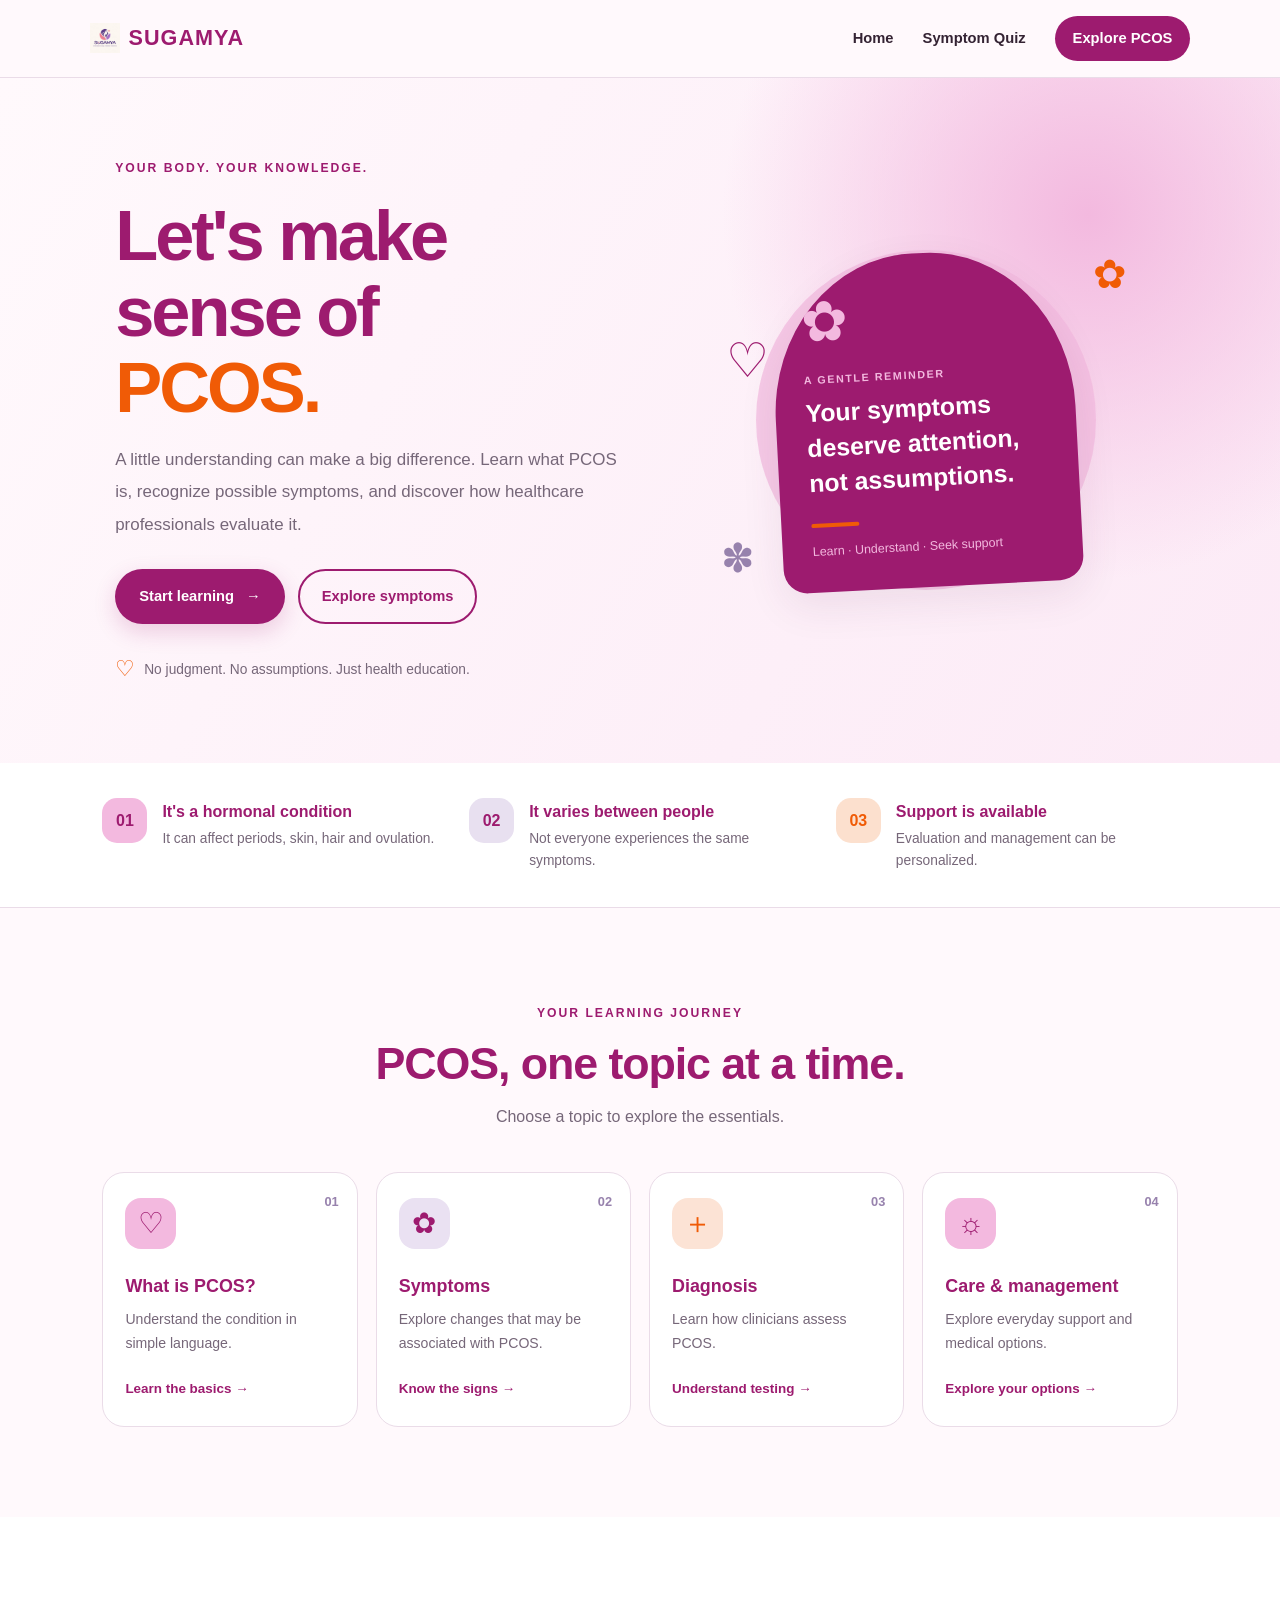
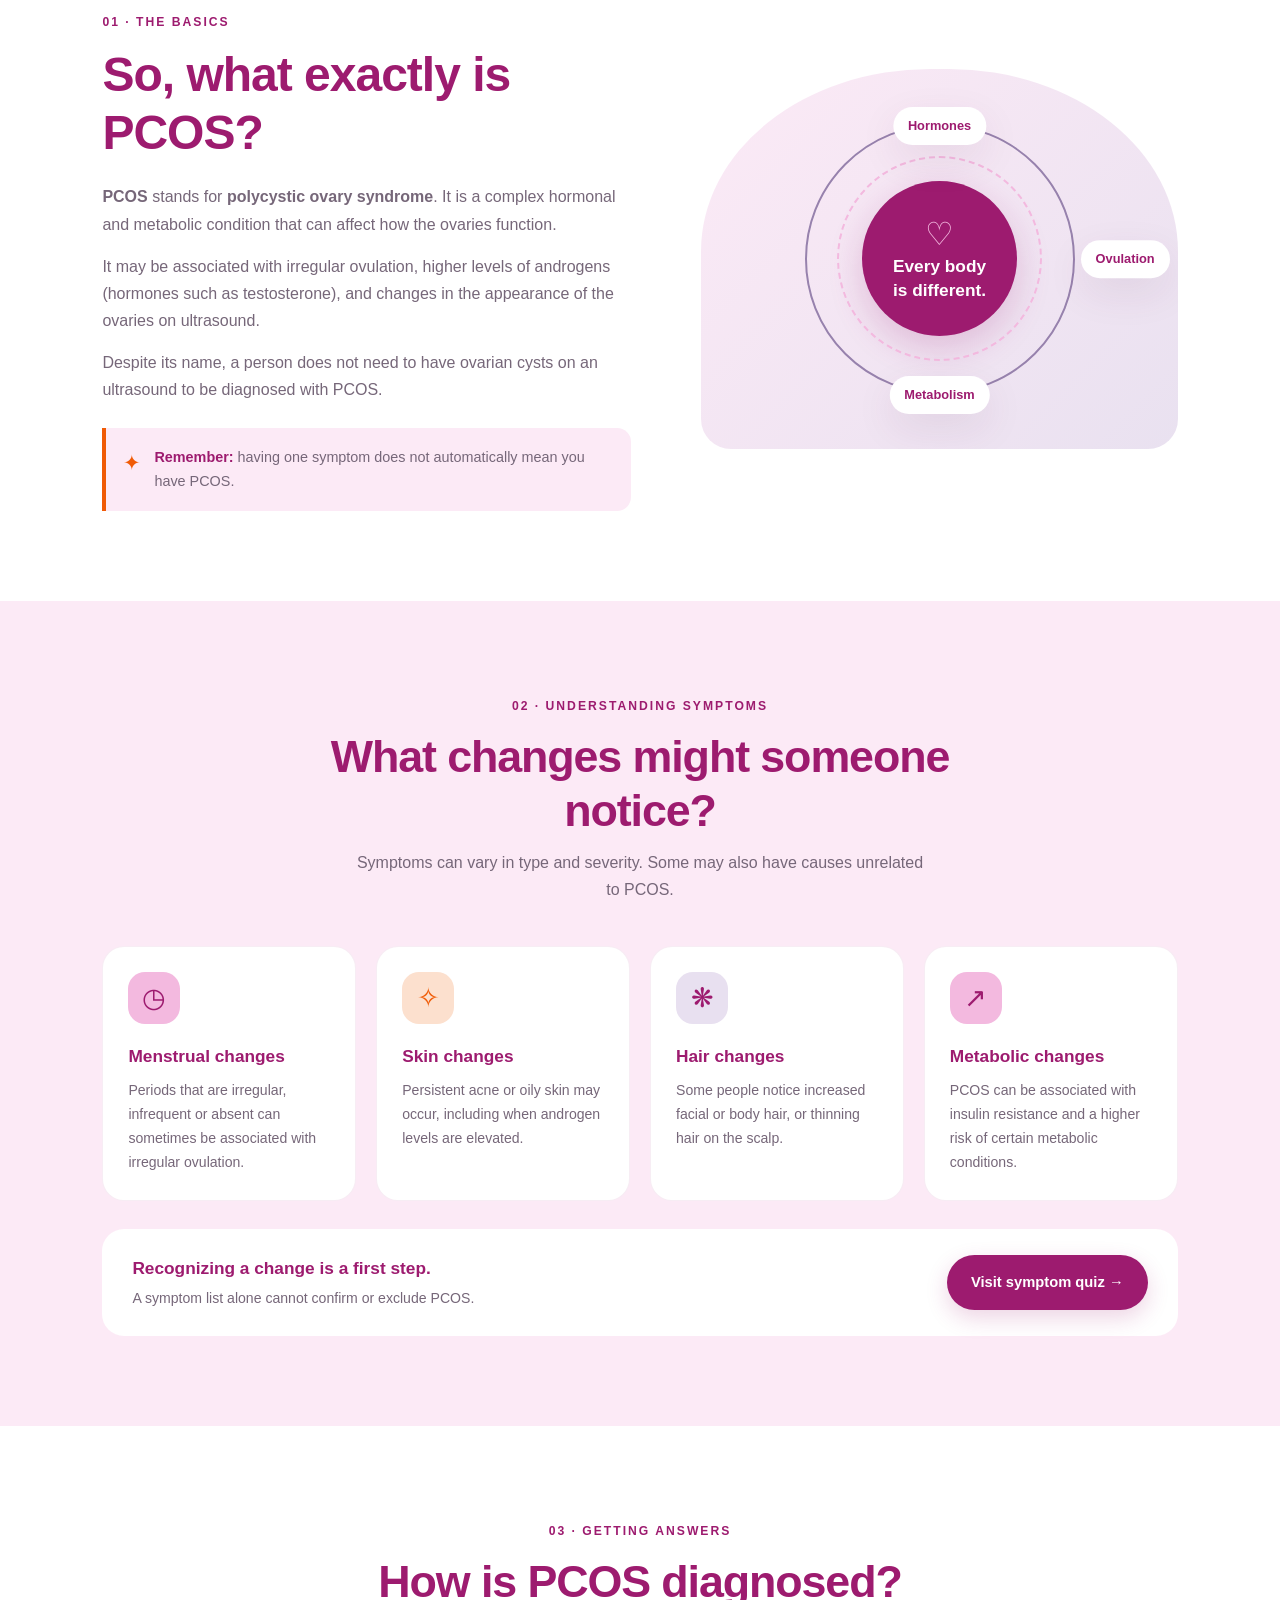
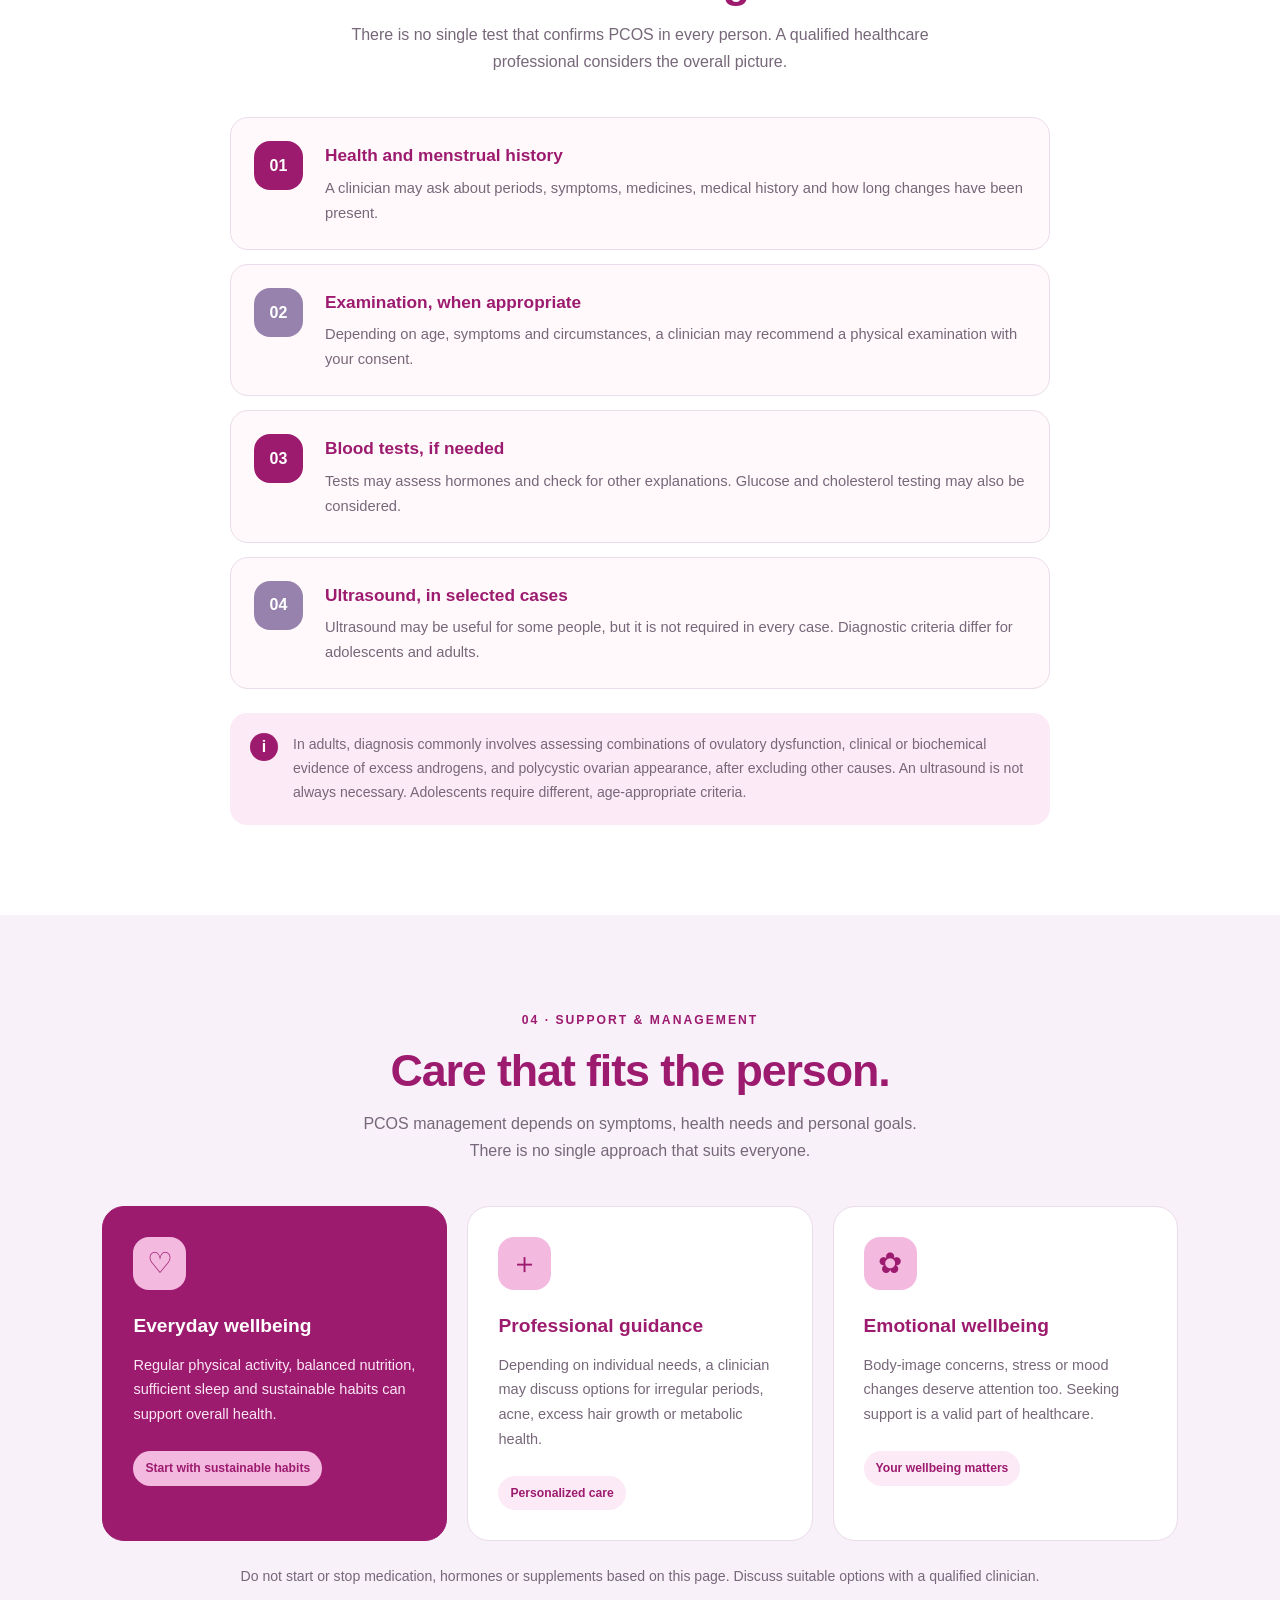
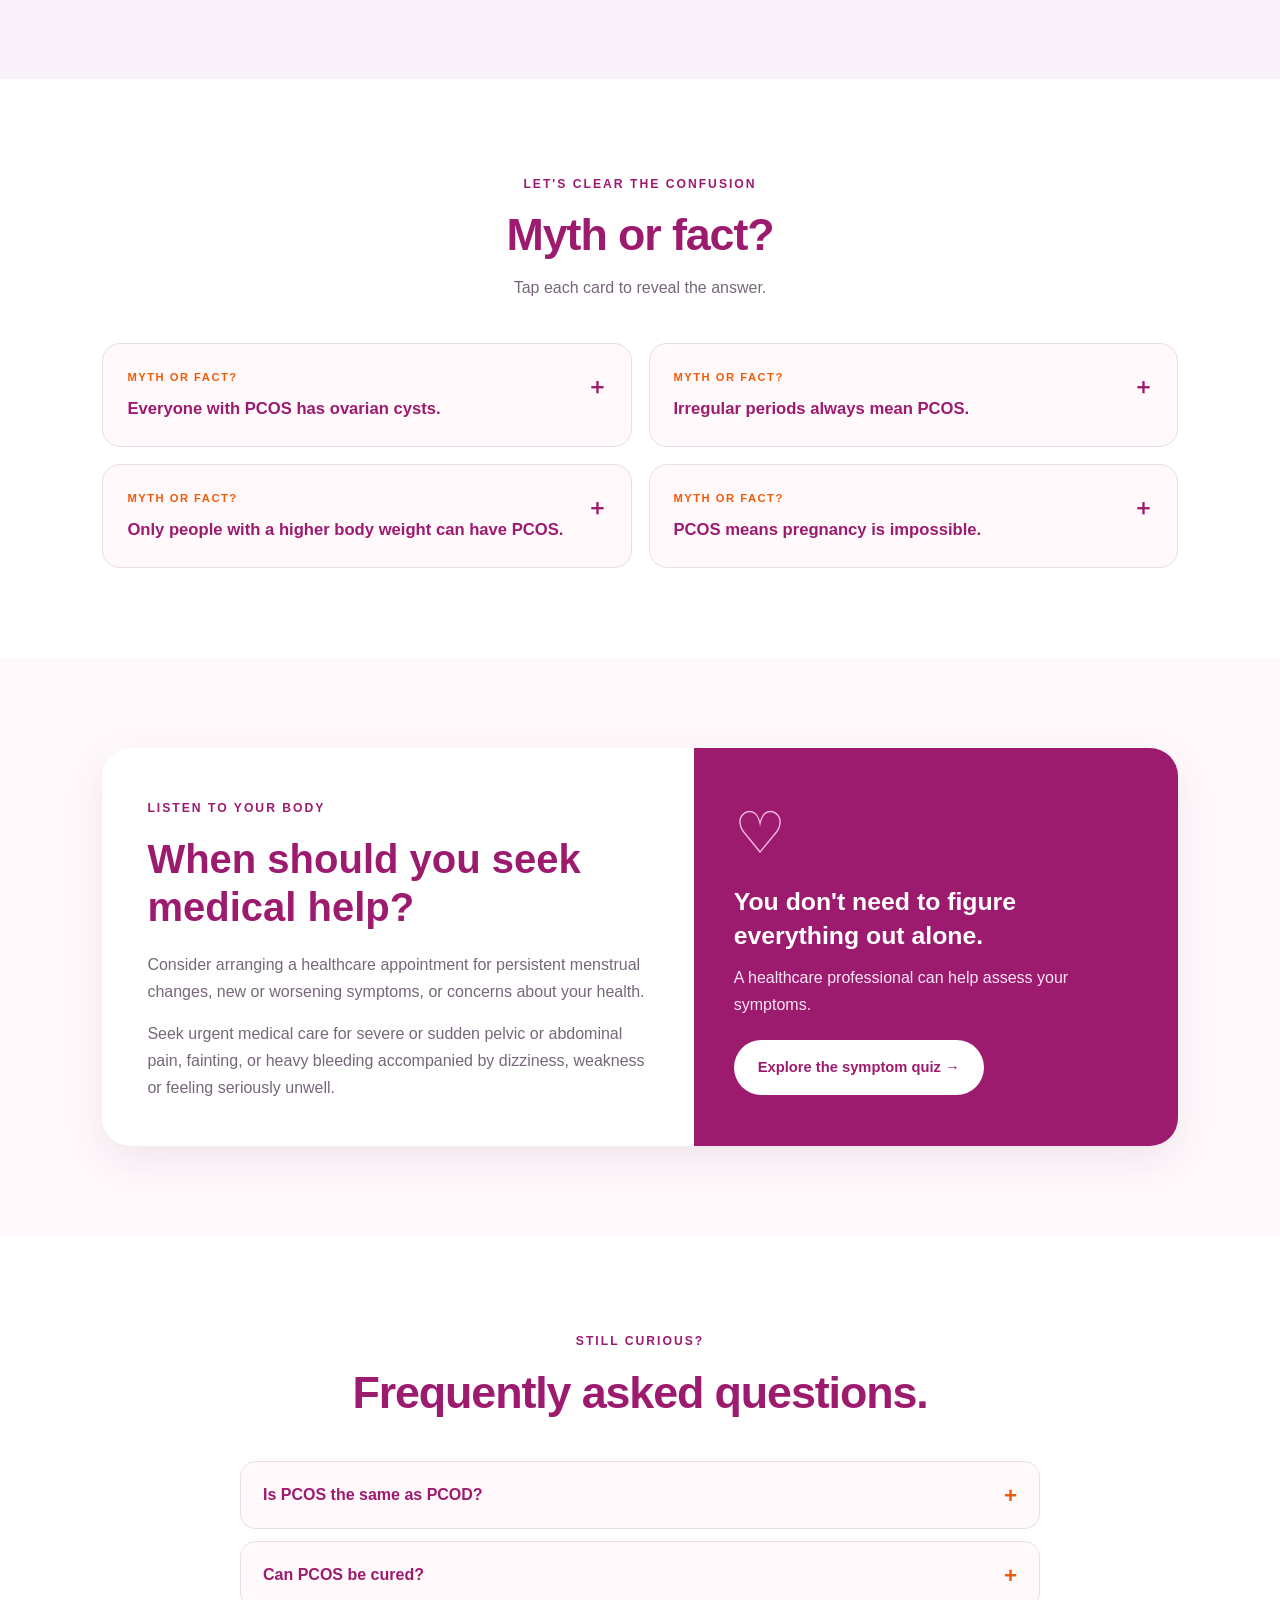
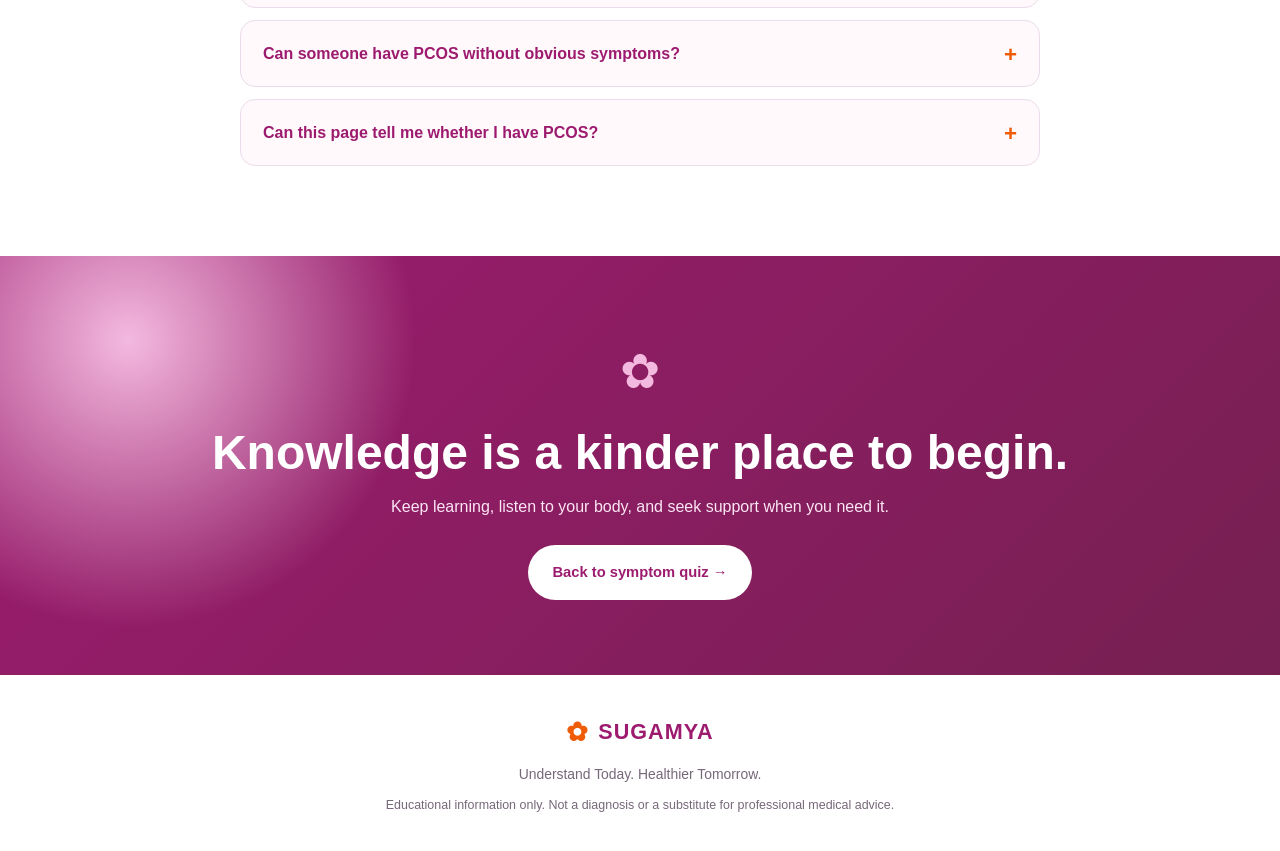
<file: index.html>
<!DOCTYPE html>
<html lang="en">
<head>
  <meta charset="UTF-8">
  <meta name="viewport" content="width=device-width, initial-scale=1.0">
  <meta name="theme-color" content="#9D1B6F">
  <meta name="description" content="Learn about PCOS, its symptoms, diagnosis, and management with SUGAMYA.">
  <title>Know More About PCOS | SUGAMYA</title>
  <link rel="stylesheet" href="style.css">
  <script src="script.js" defer></script>
</head>

<body>
  <header class="navbar">
    <a href="../index.html" class="brand">
      <img src="favicon.jpeg" alt="LOGO" id="logo">
      SUGAMYA
    </a>

    <nav class="nav-links" aria-label="Main navigation">
      <a href="../index.html">Home</a>
      <a href="../symptom-checker/index.html">Symptom Quiz</a>
      <a href="#learn" class="nav-cta">Explore PCOS</a>
    </nav>

    <button
      class="menu-toggle"
      id="menu-toggle"
      aria-label="Toggle navigation"
      aria-expanded="false"
      aria-controls="nav-links-mobile"
    >
      ☰
    </button>
  </header>

  <main>
    <!-- HERO -->
    <section class="hero">
      <div class="hero-content">
        <span class="eyebrow">YOUR BODY. YOUR KNOWLEDGE.</span>

        <h1>
          Let's make sense of
          <span>PCOS.</span>
        </h1>

        <p class="hero-description">
          A little understanding can make a big difference.
          Learn what PCOS is, recognize possible symptoms,
          and discover how healthcare professionals evaluate it.
        </p>

        <div class="hero-actions">
          <a href="#learn" class="button button-primary">
            Start learning <span>→</span>
          </a>

          <a
            href="../symptom-checker/index.html"
            class="button button-outline"
          >
            Explore symptoms
          </a>
        </div>

        <div class="hero-note">
          <span>♡</span>
          No judgment. No assumptions. Just health education.
        </div>
      </div>

      <div class="hero-art" aria-label="Decorative illustration">
        <div class="art-circle circle-one"></div>
        <div class="art-circle circle-two"></div>

        <div class="art-card">
          <span class="art-flower">✿</span>
          <p class="art-small">A GENTLE REMINDER</p>
          <h2>Your symptoms deserve attention, not assumptions.</h2>
          <span class="art-line"></span>
          <p class="art-bottom">Learn · Understand · Seek support</p>
        </div>

        <span class="floating flower-one">✿</span>
        <span class="floating flower-two">✽</span>
        <span class="floating heart">♡</span>
      </div>
    </section>

    <!-- QUICK FACTS -->
    <section class="quick-facts" aria-label="PCOS quick facts">
      <article class="fact">
        <span class="fact-icon">01</span>
        <div>
          <h3>It's a hormonal condition</h3>
          <p>It can affect periods, skin, hair and ovulation.</p>
        </div>
      </article>

      <article class="fact">
        <span class="fact-icon">02</span>
        <div>
          <h3>It varies between people</h3>
          <p>Not everyone experiences the same symptoms.</p>
        </div>
      </article>

      <article class="fact">
        <span class="fact-icon">03</span>
        <div>
          <h3>Support is available</h3>
          <p>Evaluation and management can be personalized.</p>
        </div>
      </article>
    </section>

    <!-- LEARNING NAVIGATION -->
    <section class="learning-section section" id="learn">
      <div class="section-heading">
        <span class="eyebrow">YOUR LEARNING JOURNEY</span>
        <h2>PCOS, one topic at a time.</h2>
        <p>Choose a topic to explore the essentials.</p>
      </div>

      <div class="topic-grid">
        <a class="topic-card" href="#basics">
          <span class="topic-number">01</span>
          <span class="topic-icon">♡</span>
          <h3>What is PCOS?</h3>
          <p>Understand the condition in simple language.</p>
          <span class="topic-link">Learn the basics →</span>
        </a>

        <a class="topic-card" href="#symptoms">
          <span class="topic-number">02</span>
          <span class="topic-icon">✿</span>
          <h3>Symptoms</h3>
          <p>Explore changes that may be associated with PCOS.</p>
          <span class="topic-link">Know the signs →</span>
        </a>

        <a class="topic-card" href="#diagnosis">
          <span class="topic-number">03</span>
          <span class="topic-icon">＋</span>
          <h3>Diagnosis</h3>
          <p>Learn how clinicians assess PCOS.</p>
          <span class="topic-link">Understand testing →</span>
        </a>

        <a class="topic-card" href="#care">
          <span class="topic-number">04</span>
          <span class="topic-icon">☼</span>
          <h3>Care & management</h3>
          <p>Explore everyday support and medical options.</p>
          <span class="topic-link">Explore your options →</span>
        </a>
      </div>
    </section>

    <!-- PCOS BASICS -->
    <section class="basics-section section" id="basics">
      <div class="basics-copy">
        <span class="eyebrow">01 · THE BASICS</span>
        <h2>So, what exactly is PCOS?</h2>

        <p>
          <strong>PCOS</strong> stands for <strong>polycystic ovary syndrome</strong>.
          It is a complex hormonal and metabolic condition that can affect
          how the ovaries function.
        </p>

        <p>
          It may be associated with irregular ovulation, higher levels
          of androgens (hormones such as testosterone), and changes in
          the appearance of the ovaries on ultrasound.
        </p>

        <p>
          Despite its name, a person does not need to have ovarian cysts
          on an ultrasound to be diagnosed with PCOS.
        </p>

        <div class="highlight-note">
          <span>✦</span>
          <p>
            <strong>Remember:</strong> having one symptom does not
            automatically mean you have PCOS.
          </p>
        </div>
      </div>

      <div class="basics-visual">
        <div class="orbit orbit-outer"></div>
        <div class="orbit orbit-inner"></div>
        <div class="visual-center">
          <span>♡</span>
          <h3>Every body<br>is different.</h3>
        </div>
        <span class="visual-tag tag-top">Hormones</span>
        <span class="visual-tag tag-right">Ovulation</span>
        <span class="visual-tag tag-bottom">Metabolism</span>
      </div>
    </section>

    <!-- SYMPTOMS -->
    <section class="symptoms-section section" id="symptoms">
      <div class="section-heading">
        <span class="eyebrow">02 · UNDERSTANDING SYMPTOMS</span>
        <h2>What changes might someone notice?</h2>
        <p>
          Symptoms can vary in type and severity. Some may also have
          causes unrelated to PCOS.
        </p>
      </div>

      <div class="symptom-grid">
        <article class="symptom-card">
          <span class="symptom-icon">◷</span>
          <h3>Menstrual changes</h3>
          <p>
            Periods that are irregular, infrequent or absent can
            sometimes be associated with irregular ovulation.
          </p>
        </article>

        <article class="symptom-card">
          <span class="symptom-icon">✧</span>
          <h3>Skin changes</h3>
          <p>
            Persistent acne or oily skin may occur, including when
            androgen levels are elevated.
          </p>
        </article>

        <article class="symptom-card">
          <span class="symptom-icon">❋</span>
          <h3>Hair changes</h3>
          <p>
            Some people notice increased facial or body hair, or
            thinning hair on the scalp.
          </p>
        </article>

        <article class="symptom-card">
          <span class="symptom-icon">↗</span>
          <h3>Metabolic changes</h3>
          <p>
            PCOS can be associated with insulin resistance and
            a higher risk of certain metabolic conditions.
          </p>
        </article>
      </div>

      <div class="symptom-footer">
        <div>
          <h3>Recognizing a change is a first step.</h3>
          <p>A symptom list alone cannot confirm or exclude PCOS.</p>
        </div>
        <a href="../symptom-checker/index.html" class="button button-primary">
          Visit symptom quiz →
        </a>
      </div>
    </section>

    <!-- DIAGNOSIS -->
    <section class="diagnosis-section section" id="diagnosis">
      <div class="section-heading">
        <span class="eyebrow">03 · GETTING ANSWERS</span>
        <h2>How is PCOS diagnosed?</h2>
        <p>
          There is no single test that confirms PCOS in every person.
          A qualified healthcare professional considers the overall picture.
        </p>
      </div>

      <div class="diagnosis-timeline">
        <article class="timeline-item">
          <span class="timeline-number">01</span>
          <div>
            <h3>Health and menstrual history</h3>
            <p>
              A clinician may ask about periods, symptoms, medicines,
              medical history and how long changes have been present.
            </p>
          </div>
        </article>

        <article class="timeline-item">
          <span class="timeline-number">02</span>
          <div>
            <h3>Examination, when appropriate</h3>
            <p>
              Depending on age, symptoms and circumstances, a clinician
              may recommend a physical examination with your consent.
            </p>
          </div>
        </article>

        <article class="timeline-item">
          <span class="timeline-number">03</span>
          <div>
            <h3>Blood tests, if needed</h3>
            <p>
              Tests may assess hormones and check for other explanations.
              Glucose and cholesterol testing may also be considered.
            </p>
          </div>
        </article>

        <article class="timeline-item">
          <span class="timeline-number">04</span>
          <div>
            <h3>Ultrasound, in selected cases</h3>
            <p>
              Ultrasound may be useful for some people, but it is not
              required in every case. Diagnostic criteria differ for
              adolescents and adults.
            </p>
          </div>
        </article>
      </div>

      <div class="clinical-note">
        <span class="clinical-icon">i</span>
        <p>
          In adults, diagnosis commonly involves assessing combinations
          of ovulatory dysfunction, clinical or biochemical evidence of
          excess androgens, and polycystic ovarian appearance, after
          excluding other causes. An ultrasound is not always necessary.
          Adolescents require different, age-appropriate criteria.
        </p>
      </div>
    </section>

    <!-- CARE -->
    <section class="care-section section" id="care">
      <div class="section-heading">
        <span class="eyebrow">04 · SUPPORT & MANAGEMENT</span>
        <h2>Care that fits the person.</h2>
        <p>
          PCOS management depends on symptoms, health needs and personal
          goals. There is no single approach that suits everyone.
        </p>
      </div>

      <div class="care-grid">
        <article class="care-card care-featured">
          <span class="care-icon">♡</span>
          <h3>Everyday wellbeing</h3>
          <p>
            Regular physical activity, balanced nutrition, sufficient
            sleep and sustainable habits can support overall health.
          </p>
          <span class="care-label">Start with sustainable habits</span>
        </article>

        <article class="care-card">
          <span class="care-icon">＋</span>
          <h3>Professional guidance</h3>
          <p>
            Depending on individual needs, a clinician may discuss
            options for irregular periods, acne, excess hair growth
            or metabolic health.
          </p>
          <span class="care-label">Personalized care</span>
        </article>

        <article class="care-card">
          <span class="care-icon">✿</span>
          <h3>Emotional wellbeing</h3>
          <p>
            Body-image concerns, stress or mood changes deserve attention
            too. Seeking support is a valid part of healthcare.
          </p>
          <span class="care-label">Your wellbeing matters</span>
        </article>
      </div>

      <p class="care-warning">
        Do not start or stop medication, hormones or supplements based
        on this page. Discuss suitable options with a qualified clinician.
      </p>
    </section>

    <!-- MYTHS -->
    <section class="myths-section section" id="myths">
      <div class="section-heading">
        <span class="eyebrow">LET'S CLEAR THE CONFUSION</span>
        <h2>Myth or fact?</h2>
        <p>Tap each card to reveal the answer.</p>
      </div>

      <div class="myth-grid">
        <button class="myth-card" type="button" aria-expanded="false">
          <span class="myth-label">MYTH OR FACT?</span>
          <span class="myth-question">
            Everyone with PCOS has ovarian cysts.
          </span>
          <span class="myth-answer">
            Myth. Ovarian cysts are not required for a PCOS diagnosis.
          </span>
          <span class="myth-toggle">＋</span>
        </button>

        <button class="myth-card" type="button" aria-expanded="false">
          <span class="myth-label">MYTH OR FACT?</span>
          <span class="myth-question">
            Irregular periods always mean PCOS.
          </span>
          <span class="myth-answer">
            Myth. Many conditions and life circumstances can affect
            menstrual cycles. Evaluation helps identify the cause.
          </span>
          <span class="myth-toggle">＋</span>
        </button>

        <button class="myth-card" type="button" aria-expanded="false">
          <span class="myth-label">MYTH OR FACT?</span>
          <span class="myth-question">
            Only people with a higher body weight can have PCOS.
          </span>
          <span class="myth-answer">
            Myth. PCOS can affect people at different body sizes.
            Body weight alone cannot determine whether someone has PCOS.
          </span>
          <span class="myth-toggle">＋</span>
        </button>

        <button class="myth-card" type="button" aria-expanded="false">
          <span class="myth-label">MYTH OR FACT?</span>
          <span class="myth-question">
            PCOS means pregnancy is impossible.
          </span>
          <span class="myth-answer">
            Myth. PCOS can affect ovulation and fertility, but many
            people with PCOS can become pregnant, sometimes with medical support.
          </span>
          <span class="myth-toggle">＋</span>
        </button>
      </div>
    </section>

    <!-- WHEN TO SEEK HELP -->
    <section class="help-section section">
      <div class="help-panel">
        <div class="help-copy">
          <span class="eyebrow">LISTEN TO YOUR BODY</span>
          <h2>When should you seek medical help?</h2>
          <p>
            Consider arranging a healthcare appointment for persistent
            menstrual changes, new or worsening symptoms, or concerns
            about your health.
          </p>
          <p>
            Seek urgent medical care for severe or sudden pelvic or
            abdominal pain, fainting, or heavy bleeding accompanied by
            dizziness, weakness or feeling seriously unwell.
          </p>
        </div>

        <div class="help-side">
          <span class="help-heart">♡</span>
          <h3>You don't need to figure everything out alone.</h3>
          <p>A healthcare professional can help assess your symptoms.</p>
          <a href="../symptom-checker/index.html" class="button button-light">
            Explore the symptom quiz →
          </a>
        </div>
      </div>
    </section>

    <!-- FAQ -->
    <section class="faq-section section" id="faq">
      <div class="section-heading">
        <span class="eyebrow">STILL CURIOUS?</span>
        <h2>Frequently asked questions.</h2>
      </div>

      <div class="faq-list">
        <details>
          <summary>Is PCOS the same as PCOD?</summary>
          <p>
            The terms are sometimes used interchangeably in everyday
            conversation, but terminology can vary. PCOS is the widely
            used medical term for polycystic ovary syndrome. Ask your
            clinician what a specific diagnosis means for you.
          </p>
        </details>

        <details>
          <summary>Can PCOS be cured?</summary>
          <p>
            There is currently no single cure, but symptoms and associated
            health risks can often be managed with individualized care.
          </p>
        </details>

        <details>
          <summary>Can someone have PCOS without obvious symptoms?</summary>
          <p>
            Symptoms vary, and some signs may be subtle. A diagnosis
            requires appropriate clinical assessment, not just a checklist.
          </p>
        </details>

        <details>
          <summary>Can this page tell me whether I have PCOS?</summary>
          <p>
            No. This page provides general education only. A qualified
            healthcare professional can evaluate your history, symptoms
            and any tests that may be appropriate.
          </p>
        </details>
      </div>
    </section>

    <!-- FINAL CTA -->
    <section class="final-cta">
      <span class="final-flower">✿</span>
      <h2>Knowledge is a kinder place to begin.</h2>
      <p>
        Keep learning, listen to your body, and seek support when you need it.
      </p>
      <a href="../symptom-checker/index.html" class="button button-light">
        Back to symptom quiz →
      </a>
    </section>
  </main>

  <footer class="footer">
    <a href="../index.html" class="brand footer-brand">
      <span class="brand-icon">✿</span> SUGAMYA
    </a>

    <p>Understand Today. Healthier Tomorrow.</p>

    <p class="footer-disclaimer">
      Educational information only. Not a diagnosis or a substitute
      for professional medical advice.
    </p>
  </footer>
</body>
</html>
</file>
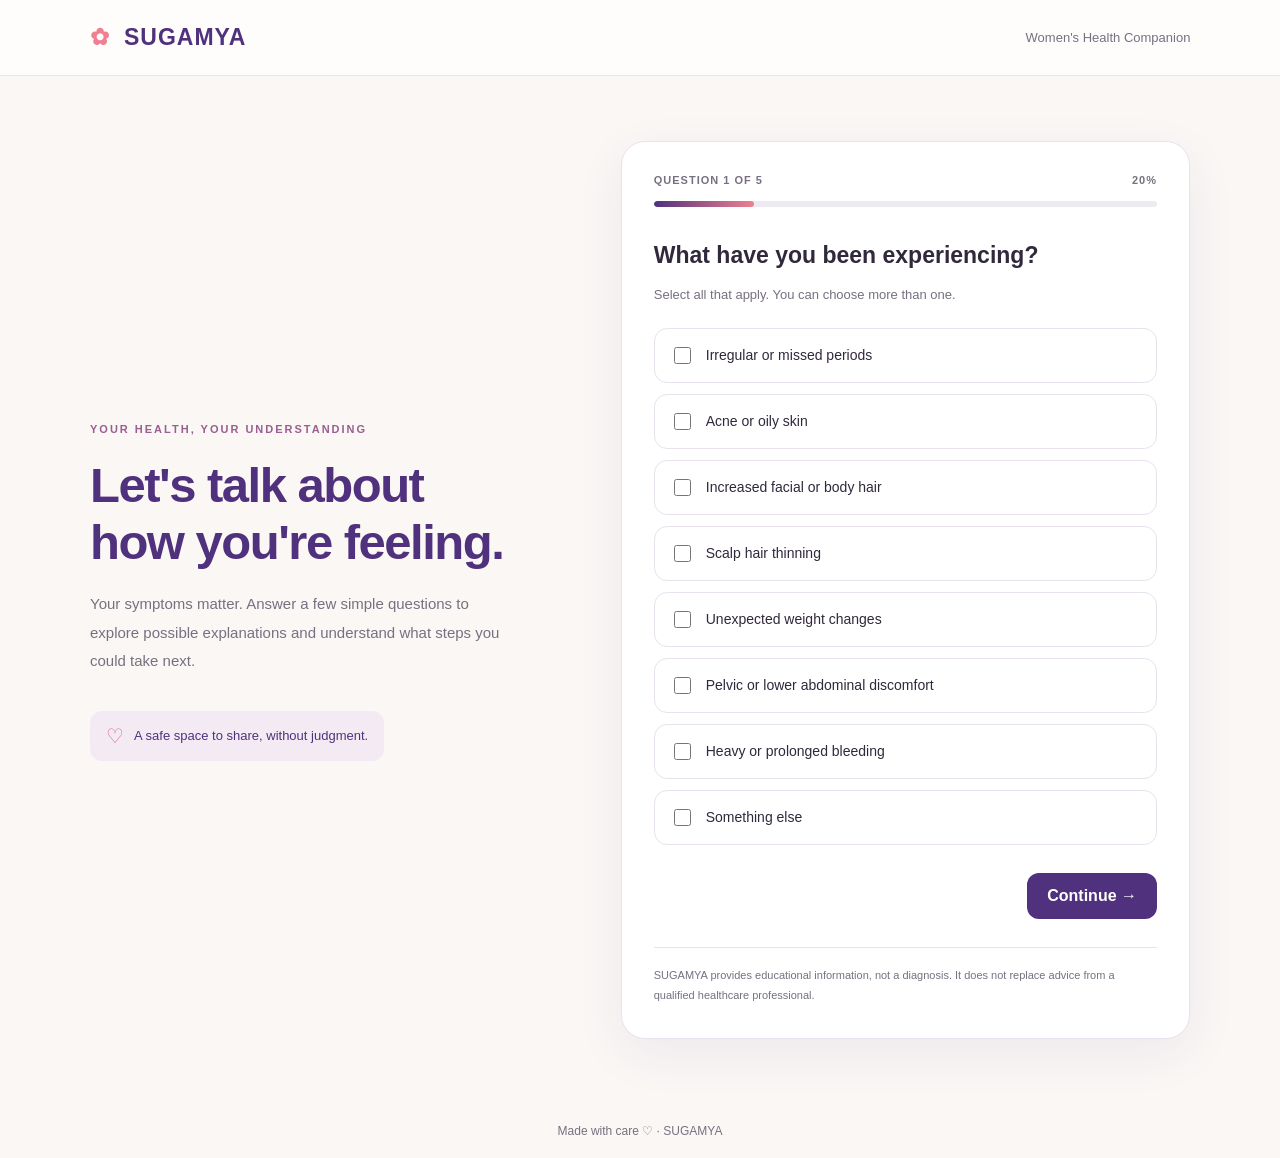
<file: quiz/index.html>
<!DOCTYPE html>
<html lang="en">
<head>
  <meta charset="UTF-8" />
  <meta name="viewport" content="width=device-width, initial-scale=1.0" />
  <meta name="theme-color" content="#faf7f5" />
  <title>Symptom Check | SUGAMYA</title>
  <link rel="stylesheet" href="style.css" />
  <script src="script.js" defer></script>
</head>
<body>
  <header class="navbar">
    <a href="../index.html" class="brand">
      <span class="brand-icon">✿</span>
      SUGAMYA
    </a>
    <span class="nav-caption">Women's Health Companion</span>
  </header>

  <main class="layout">
    <section class="intro">
      <span class="eyebrow">YOUR HEALTH, YOUR UNDERSTANDING</span>
      <h1>Let's talk about<br />how you're feeling.</h1>
      <p>
        Your symptoms matter. Answer a few simple questions
        to explore possible explanations and understand
        what steps you could take next.
      </p>
      <div class="privacy-note">
        <span>♡</span>
        A safe space to share, without judgment.
      </div>
    </section>

    <section class="quiz-card">
      <div class="progress-info">
        <span id="step-label">QUESTION 1 OF 5</span>
        <span id="progress-label">20%</span>
      </div>

      <div class="progress-track">
        <div id="progress-bar"></div>
      </div>

      <form id="quiz-form">
        <div id="question-container"></div>

        <p id="error-message" class="error" role="alert"></p>

        <div class="actions">
          <button id="back-btn" class="btn btn-back"
            type="button" hidden>
            ← Back
          </button>
          <button id="next-btn" class="btn btn-next" type="submit">
            Continue →
          </button>
        </div>
      </form>

      <p class="disclaimer">
        SUGAMYA provides educational information, not a diagnosis.
        It does not replace advice from a qualified healthcare professional.
      </p>
    </section>
  </main>

  <footer>Made with care ♡ · SUGAMYA</footer>
</body>
</html>
</file>
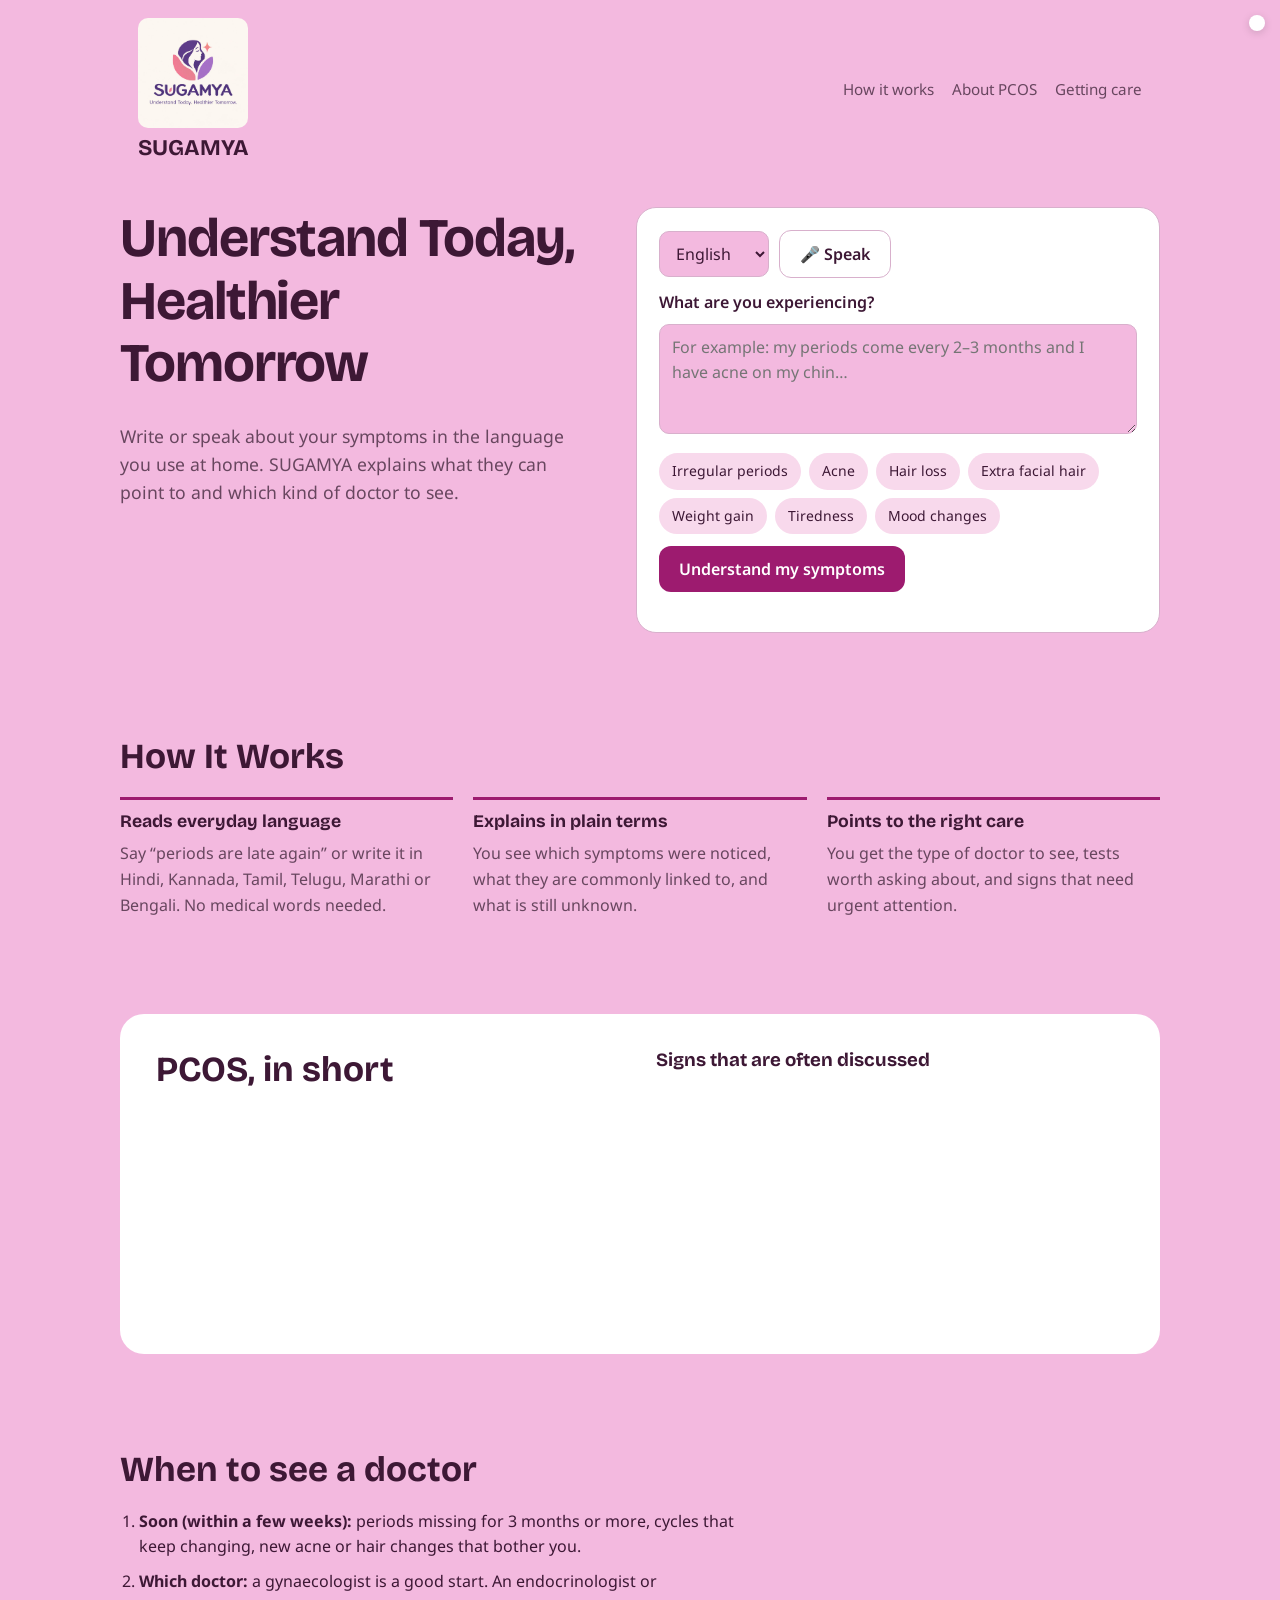
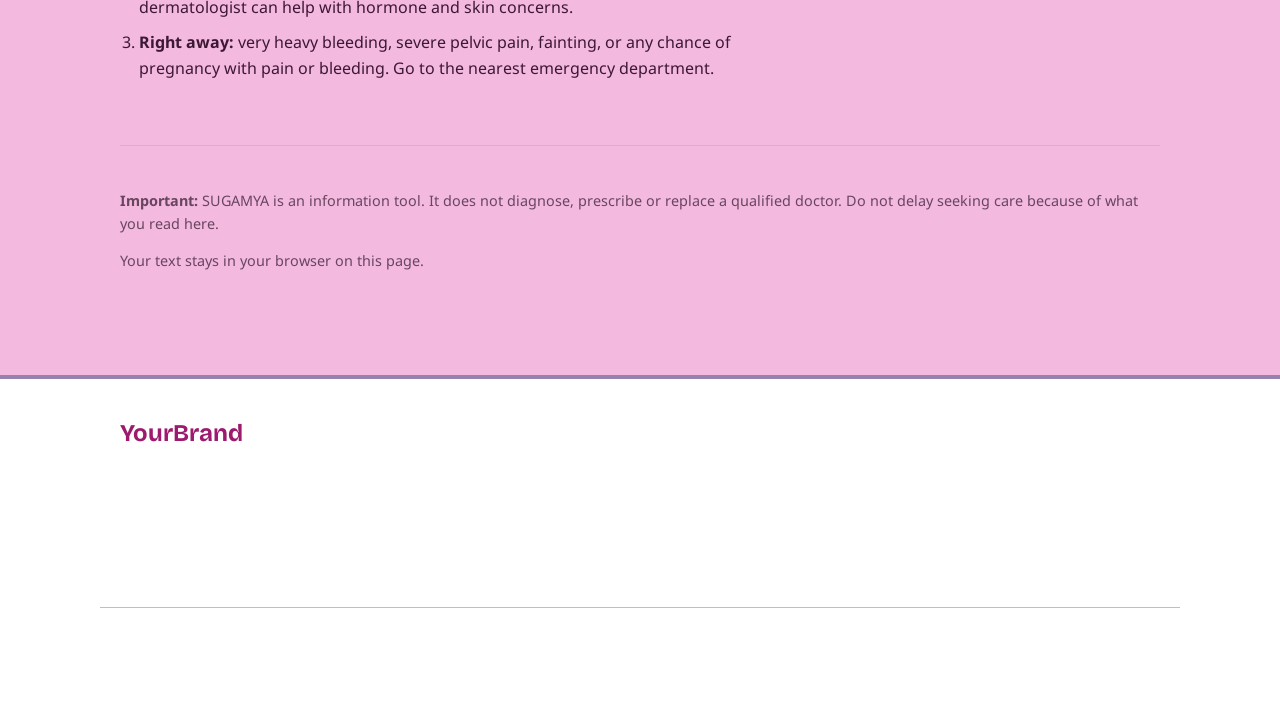
<file: home.html>
<!DOCTYPE html>
<html lang="en">
<head>
<meta charset="utf-8">
<meta name="viewport" content="width=device-width, initial-scale=1, viewport-fit=cover">
<title>SUGAMYA – Understand your symptoms</title>
<link rel="preconnect" href="https://fonts.googleapis.com">
<link href="https://fonts.googleapis.com/css2?family=Bricolage+Grotesque:wght@500;700&family=Noto+Sans:wght@400;500;600&display=swap" rel="stylesheet">
<link rel="stylesheet" href="home.css">
<link rel="shortcut icon" href="favicon.jpeg" type="image/x-icon">
</head>
<body>
  
<!-- Google Translate Button -->
<div id="google_translate_button"></div>

<style>
  #google_translate_button {
    position: fixed;
    top: 15px;
    right: 15px;
    z-index: 9999;
    background: white;
    padding: 8px;
    border-radius: 8px;
    box-shadow: 0 2px 8px rgba(0,0,0,0.15);
  }
</style>

<script>
  function googleTranslateElementInit() {
    new google.translate.TranslateElement(
      {
        pageLanguage: 'en',
        includedLanguages: 'en,hi,kn,ta,te,ml,mr,bn,gu,es,fr,de,ar',
        layout: google.translate.TranslateElement.InlineLayout.SIMPLE,
        autoDisplay: false
      },
      'google_translate_button'
    );
  }
</script>

<script
  src="https://translate.google.com/translate_a/element.js?cb=googleTranslateElementInit">
</script>
</body>

<div class="wrap">
  <header class="top">
    <a class="brand" href="#"><img src="favicon.jpeg" alt="LOGO" id="logo"><br>SUGAMYA</a>
    <nav aria-label="Main"><a href="#how">How it works</a><a href="index.html">About PCOS</a><a href="info.html">Getting care</a></nav>
  </header>

  <main>
  <div class="hero" id="try">
    <div>
      <h1>Understand Today, Healthier Tomorrow</h1>
      <p class="lead">Write or speak about your symptoms in the language you use at home. SUGAMYA explains what they can point to and which kind of doctor to see.</p>
    </div>

    <div class="tool">
      <div class="row">
        <label for="lang" class="sr">Language</label>
        <select id="lang" aria-label="Language for voice input">
          <option value="en-IN">English</option><option value="hi-IN">हिंदी</option><option value="kn-IN">ಕನ್ನಡ</option>
          <option value="ta-IN">தமிழ்</option><option value="te-IN">తెలుగు</option><option value="mr-IN">मराठी</option><option value="bn-IN">বাংলা</option>
        </select>
        <button class="btn ghost" id="mic" type="button" aria-pressed="false">🎤 Speak</button>
      </div>
      <label for="symptoms">What are you experiencing?</label>
      <textarea id="symptoms" placeholder="For example: my periods come every 2–3 months and I have acne on my chin…"></textarea>
      <div class="chips" aria-label="Quick add">
        <button class="chip" type="button">Irregular periods</button>
        <button class="chip" type="button">Acne</button>
        <button class="chip" type="button">Hair loss</button>
        <button class="chip" type="button">Extra facial hair</button>
        <button class="chip" type="button">Weight gain</button>
        <button class="chip" type="button">Tiredness</button>
        <button class="chip" type="button">Mood changes</button>
      </div>
      <button class="btn" id="go" type="button">Understand my symptoms</button>
      <div id="result" aria-live="polite"></div>
    </div>
  </div>

  <section id="how">
    <h2>How It Works</h2>
    <div class="grid">
      <div><h3>Reads everyday language</h3><p>Say “periods are late again” or write it in Hindi, Kannada, Tamil, Telugu, Marathi or Bengali. No medical words needed.</p></div>
      <div><h3>Explains in plain terms</h3><p>You see which symptoms were noticed, what they are commonly linked to, and what is still unknown.</p></div>
      <div><h3>Points to the right care</h3><p>You get the type of doctor to see, tests worth asking about, and signs that need urgent attention.</p></div>
    </div>
  </section>

  <section id="pcos">
    <div class="pcos">
      <div>
        <h2>PCOS, in short</h2>
        <p style="color:white">Polycystic ovary syndrome (PCOS) is a common hormonal condition. Many people live with it for years before it is recognised, because the signs look different from person to person.</p>
        <p style="color:white;margin-bottom:0">Only a doctor can confirm it, usually with a history, blood tests and sometimes an ultrasound.</p>
      </div>
      <div>
        <h3>Signs that are often discussed</h3>
        <ul>
          <li>Periods that are infrequent, very irregular or absent</li>
          <li>Acne or oily skin that keeps coming back</li>
          <li>Thicker hair on the face, chest or belly</li>
          <li>Thinning hair on the scalp</li>
          <li>Weight gain, especially around the waist</li>
          <li>Darker, velvety skin on the neck or underarms</li>
        </ul>
        <p style="color:white;font-size:.9rem">Other conditions, such as thyroid problems, can look similar.</p>
      </div>
    </div>
  </section>

  <section id="care" class="care">
    <h2>When to see a doctor</h2>
    <ol>
      <li><strong>Soon (within a few weeks):</strong> periods missing for 3 months or more, cycles that keep changing, new acne or hair changes that bother you.</li>
      <li><strong>Which doctor:</strong> a gynaecologist is a good start. An endocrinologist or dermatologist can help with hormone and skin concerns.</li>
      <li><strong>Right away:</strong> very heavy bleeding, severe pelvic pain, fainting, or any chance of pregnancy with pain or bleeding. Go to the nearest emergency department.</li>
    </ol>
  </section>
  </main>

  <footer>
    <p><strong>Important:</strong> SUGAMYA is an information tool. It does not diagnose, prescribe or replace a qualified doctor. Do not delay seeking care because of what you read here.</p>
    <p>Your text stays in your browser on this page.</p>
  </footer>
</div>

<footer class="site-footer">
  <div class="wrap footer-content">
    <div class="footer-brand">
      <a href="#" class="brand">YourBrand</a>
      <p>Making information simple, accessible, and helpful for everyone.</p>
    </div>

    <div class="footer-links">
      <h3 class="heading">Quick Links</h3>
      <a href="#home">Home</a>
      <a href="#about">About</a>
      <a href="#care">Resources</a>
      <a href="mailto:hello@example.com">Contact</a>
    </div>

    <div class="footer-links">
      <h3>Follow Us</h3>
      <a href="#" target="_blank" rel="noopener noreferrer">Instagram</a>
      <a href="#" target="_blank" rel="noopener noreferrer">LinkedIn</a>
      <a href="#" target="_blank" rel="noopener noreferrer">Facebook</a>
    </div>
  </div>

  <div class="footer-bottom wrap">
    <p>&copy; <span id="current-year"></span> YourBrand. All rights reserved.</p>
    <a href="#top">Back to top ↑</a>
  </div>
</footer>

<script>
  document.getElementById("current-year").textContent =
    new Date().getFullYear();
</script>


<script src="home.js"></script>
</body>
</html>
</file>
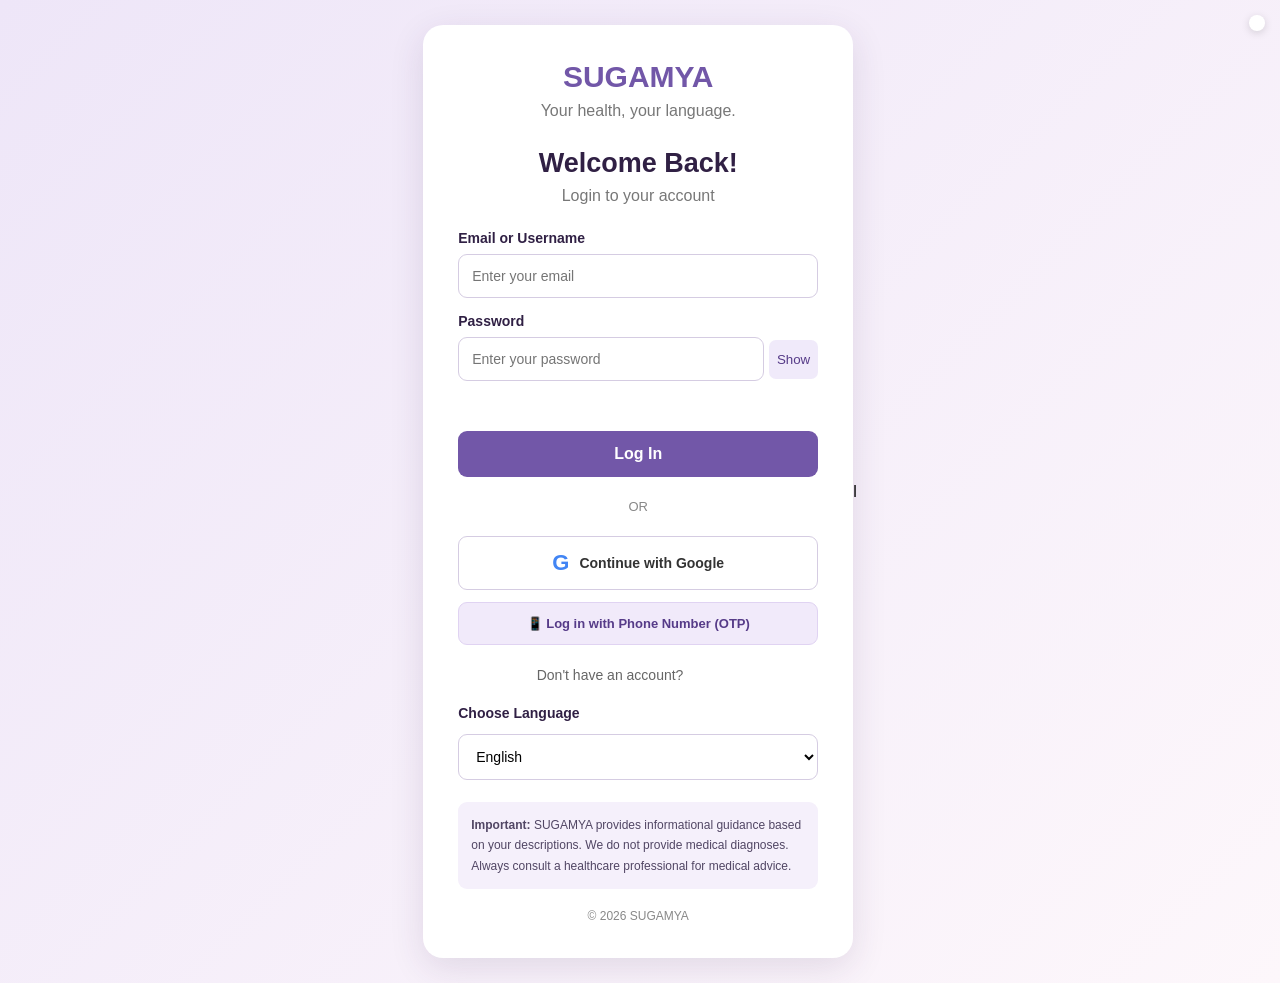
<file: login.html>
<!DOCTYPE html>
<html lang="en">
<head>
    <meta charset="UTF-8">
    <meta name="viewport" content="width=device-width, initial-scale=1.0">
    <link rel="shortcut icon" href="sugamya.jpeg" type="image/x-icon">
    <title>SUGAMYA Login</title>

    <!-- Connect CSS file -->
    <link rel="stylesheet" href="login.css">
</head>
<body>
    
<!-- Google Translate Button -->
<div id="google_translate_button"></div>

<style>
  #google_translate_button {
    position: fixed;
    top: 15px;
    right: 15px;
    z-index: 9999;
    background: white;
    padding: 8px;
    border-radius: 8px;
    box-shadow: 0 2px 8px rgba(0,0,0,0.15);
  }
</style>

<script>
  function googleTranslateElementInit() {
    new google.translate.TranslateElement(
      {
        pageLanguage: 'en',
        includedLanguages: 'en,hi,kn,ta,te,ml,mr,bn,gu,es,fr,de,ar',
        layout: google.translate.TranslateElement.InlineLayout.SIMPLE,
        autoDisplay: false
      },
      'google_translate_button'
    );
  }
</script>

<script
  src="https://translate.google.com/translate_a/element.js?cb=googleTranslateElementInit">
</script>
</body>

    <div class="login-box">

        <h1>SUGAMYA</h1>
        <p class="tagline">Your health, your language.</p>

        <h2>Welcome Back!</h2>
        <p class="subtitle">Login to your account</p>

        <!-- Email -->
        <form id="loginForm">

            <label for="email">Email or Username</label>
            <input type="text" id="email"
                   placeholder="Enter your email" required>

            <!-- Password -->
            <label for="password">Password</label>

            <div class="password-box">
                <input type="password" id="password"
                       placeholder="Enter your password" required>

                <button type="button" id="showPassword">Show</button>
            </div>

            <p class="forgot">
                <a href="#" id="forgotPassword">Forgot Password?</a>
            </p>

            <!-- Login button -->
            <button type="submit" class="login-btn"><a href="home.html">Log In</a></button>
            

            <p id="message" role="status" aria-live="polite"></p>
        </form>

        <div class="divider">OR</div>

        <!-- Google Login -->
        <button type="button" class="google-btn" id="googleLogin">
            <span class="google-logo">G</span>
            Continue with Google
        </button>

        <!-- Phone Login -->
        <button type="button" class="phone-btn" id="phoneLogin">
            📱 Log in with Phone Number (OTP)
        </button>

        <!-- Phone number section -->
        <div id="phoneSection" hidden>
            <label for="phone">Phone Number</label>
            <input type="tel" id="phone"
                   placeholder="Enter your phone number">

            <button type="button" class="login-btn" id="sendOTP">
                Continue
            </button>

            <p id="phoneMessage" role="status" aria-live="polite"></p>
        </div>

        <!-- Sign Up -->
        <p class="signup">
            Don't have an account?
            
            <a href="register.html" id="signup">Signup</a>
        </p>

        <!-- Language selection -->
        <label for="language">Choose Language</label>
        <select id="language">
            <option value="en">English</option>
            <option value="hi">हिन्दी</option>
            <option value="ta">தமிழ்</option>
            <option value="te">తెలుగు</option>
            <option value="es">Español</option>
        </select>

        <!-- Medical Disclaimer -->
        <div class="disclaimer">
            <strong>Important:</strong> SUGAMYA provides informational
            guidance based on your descriptions. We do not provide medical
            diagnoses. Always consult a healthcare professional for medical advice.
        </div>

        <footer>
            © 2026 SUGAMYA
        </footer>

    </div>

    <!-- Connect JavaScript file -->
    <script src="login.js"></script>l

</body>
</html>
</file>
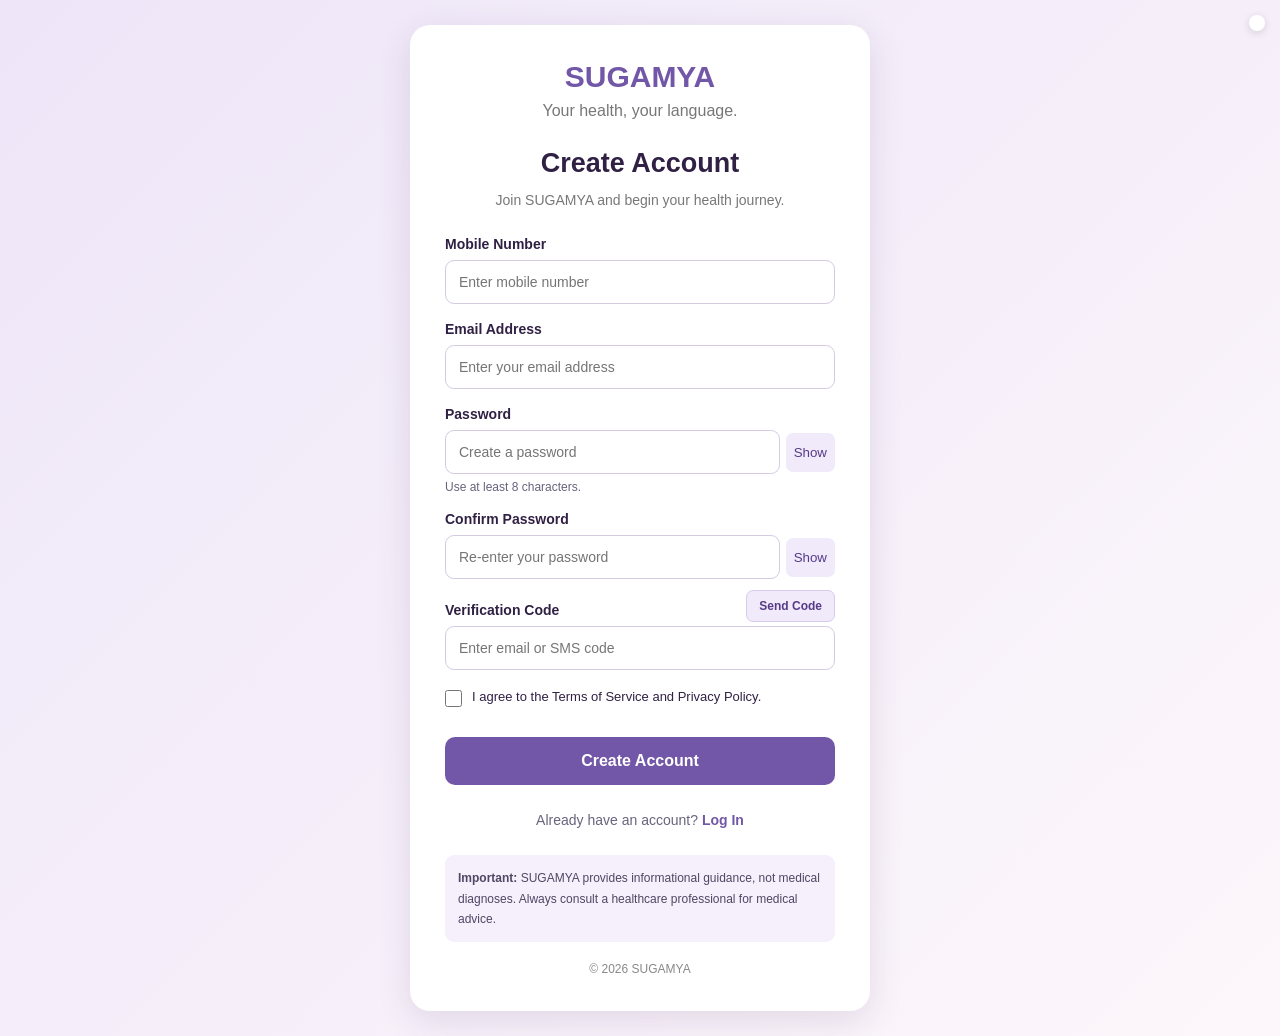
<file: register.html>
<!DOCTYPE html>
<html lang="en">
<head>
    <meta charset="UTF-8">
    <meta name="viewport" content="width=device-width, initial-scale=1.0">
    <link rel="shortcut icon" href="sugamya.jpeg" type="image/x-icon">
    <title>SUGAMYA - Create Account</title>
    <link rel="stylesheet" href="register.css">
</head>
<body>
    
<!-- Google Translate Button -->
<div id="google_translate_button"></div>

<style>
  #google_translate_button {
    position: fixed;
    top: 15px;
    right: 15px;
    z-index: 9999;
    background: white;
    padding: 8px;
    border-radius: 8px;
    box-shadow: 0 2px 8px rgba(0,0,0,0.15);
  }
</style>

<script>
  function googleTranslateElementInit() {
    new google.translate.TranslateElement(
      {
        pageLanguage: 'en',
        includedLanguages: 'en,hi,kn,ta,te,ml,mr,bn,gu,es,fr,de,ar',
        layout: google.translate.TranslateElement.InlineLayout.SIMPLE,
        autoDisplay: false
      },
      'google_translate_button'
    );
  }
</script>

<script
  src="https://translate.google.com/translate_a/element.js?cb=googleTranslateElementInit">
</script>
</body>

    <div class="register-box">

        <h1>SUGAMYA</h1>
        <p class="tagline">Your health, your language.</p>

        <h2>Create Account</h2>
        <p class="subtitle">Join SUGAMYA and begin your health journey.</p>

        <form id="registerForm" novalidate>

            <!-- Mobile Number -->
            <label for="mobile">Mobile Number</label>
            <input type="tel" id="mobile"
                   placeholder="Enter mobile number"
                   autocomplete="tel" required>
            <small id="mobileError" class="error"></small>

            <!-- Email -->
            <label for="email">Email Address</label>
            <input type="email" id="email"
                   placeholder="Enter your email address"
                   autocomplete="email" required>
            <small id="emailError" class="error"></small>

            <!-- Password -->
            <label for="password">Password</label>
            <div class="password-box">
                <input type="password" id="password"
                       placeholder="Create a password"
                       autocomplete="new-password" required>
                <button type="button" class="show-btn"
                        data-target="password">Show</button>
            </div>
            <small class="hint">Use at least 8 characters.</small>
            <small id="passwordError" class="error"></small>

            <!-- Confirm Password -->
            <label for="confirmPassword">Confirm Password</label>
            <div class="password-box">
                <input type="password" id="confirmPassword"
                       placeholder="Re-enter your password"
                       autocomplete="new-password" required>
                <button type="button" class="show-btn"
                        data-target="confirmPassword">Show</button>
            </div>
            <small id="confirmError" class="error"></small>

            <!-- Verification -->
            <div class="verification-heading">
                <label for="verificationCode">Verification Code</label>
                <button type="button" id="sendCode">Send Code</button>
            </div>

            <input type="text" id="verificationCode"
                   placeholder="Enter email or SMS code"
                   inputmode="numeric" autocomplete="one-time-code"
                   maxlength="10" required>

            <small id="verificationMessage" class="info"
                   role="status" aria-live="polite"></small>
            <small id="verificationError" class="error"></small>

            <!-- Terms -->
            <label class="terms">
                <input type="checkbox" id="agree">
                <span>
                    I agree to the Terms of Service and Privacy Policy.
                </span>
            </label>
            <small id="termsError" class="error"></small>

            <!-- Register -->
            <button type="submit" class="register-btn">
                Create Account
            </button>

            <p id="formMessage" role="status"
               aria-live="polite"></p>

        </form>

        <p class="login-link">
            Already have an account?
            <a href="login.html">Log In</a>
        </p>

        <div class="disclaimer">
            <strong>Important:</strong> SUGAMYA provides informational
            guidance, not medical diagnoses. Always consult a healthcare
            professional for medical advice.
        </div>

        <footer>© 2026 SUGAMYA</footer>

    </div>

    <script src="register.js"></script>
</body>
</html>
</file>
<file: style.css>
:root {
  --berry: #9D1B6F;
  --pink: #F3B9DF;
  --orange: #F05B06;
  --lavender: #9782AD;

  --cream: #FFF9FC;
  --white: #FFFFFF;
  --text: #342333;
  --muted: #766779;
  --border: #EADCE8;

  --shadow: 0 14px 40px rgba(91, 28, 74, 0.09);
  --radius: 22px;
}

* {
  box-sizing: border-box;
  margin: 0;
  padding: 0;
}

html {
  scroll-behavior: smooth;
  scroll-padding-top: 90px;
}
#logo{
  width: 30px;
}
body {
  font-family: -apple-system, BlinkMacSystemFont, "Segoe UI",
    Roboto, sans-serif;
  background: var(--cream);
  color: var(--text);
  line-height: 1.7;
}

a {
  color: inherit;
  text-decoration: none;
}

button {
  font: inherit;
}

button,
a {
  -webkit-tap-highlight-color: transparent;
}

button:focus-visible,
a:focus-visible,
summary:focus-visible {
  outline: 3px solid var(--orange);
  outline-offset: 4px;
}

p {
  color: var(--muted);
}

section {
  scroll-margin-top: 90px;
}

/* NAVBAR */

.navbar {
  height: 78px;
  padding: 0 7%;
  display: flex;
  justify-content: space-between;
  align-items: center;
  gap: 24px;
  background: rgba(255, 249, 252, 0.96);
  border-bottom: 1px solid var(--border);
  position: sticky;
  top: 0;
  z-index: 100;
  backdrop-filter: blur(14px);
}

.brand {
  display: inline-flex;
  align-items: center;
  gap: 9px;
  color: var(--berry);
  font-size: 1.35rem;
  font-weight: 850;
  letter-spacing: 1px;
  flex-shrink: 0;
}

.brand-icon {
  font-size: 1.65rem;
  color: var(--orange);
}

.nav-links {
  display: flex;
  align-items: center;
  gap: 29px;
}

.nav-links a {
  font-size: 0.92rem;
  font-weight: 650;
  color: var(--text);
  transition: color 0.2s;
}

.nav-links a:hover {
  color: var(--berry);
}

.nav-links .nav-cta {
  padding: 10px 18px;
  border-radius: 100px;
  background: var(--berry);
  color: var(--white);
}

.menu-toggle {
  display: none;
  background: transparent;
  border: 0;
  color: var(--berry);
  font-size: 1.7rem;
  cursor: pointer;
}

/* COMMON ELEMENTS */

.section {
  padding: 90px 8%;
}

.eyebrow {
  display: inline-block;
  color: var(--berry);
  font-size: 0.76rem;
  font-weight: 850;
  letter-spacing: 2px;
  line-height: 1.6;
}

.section-heading {
  max-width: 700px;
  margin: 0 auto 42px;
  text-align: center;
}

.section-heading h2 {
  color: var(--berry);
  font-size: clamp(1.9rem, 3.6vw, 2.8rem);
  line-height: 1.2;
  letter-spacing: -1.1px;
  margin: 12px 0;
}

.section-heading p {
  max-width: 580px;
  margin: 0 auto;
}

.button {
  display: inline-flex;
  align-items: center;
  justify-content: center;
  gap: 12px;
  padding: 13px 22px;
  border-radius: 100px;
  font-weight: 750;
  font-size: 0.92rem;
  border: 2px solid transparent;
  cursor: pointer;
  transition:
    transform 0.2s ease,
    box-shadow 0.2s ease,
    background 0.2s ease;
}

.button:hover {
  transform: translateY(-2px);
}

.button-primary {
  background: var(--berry);
  color: var(--white);
  box-shadow: 0 8px 22px rgba(157, 27, 111, 0.19);
}

.button-primary:hover {
  background: #801458;
  box-shadow: 0 12px 25px rgba(157, 27, 111, 0.23);
}

.button-outline {
  border-color: var(--berry);
  color: var(--berry);
  background: transparent;
}

.button-outline:hover {
  background: var(--pink);
}

.button-light {
  background: var(--white);
  color: var(--berry);
}

.button-light:hover {
  background: var(--pink);
}

/* HERO */

.hero {
  min-height: 590px;
  padding: 75px 9%;
  display: grid;
  grid-template-columns: 1.05fr 0.95fr;
  align-items: center;
  gap: 45px;
  overflow: hidden;
  background:
    radial-gradient(circle at 85% 20%, #F3B9DF 0, transparent 30%),
    linear-gradient(120deg, #FFF9FC, #FCEAF6);
}

.hero-content {
  max-width: 610px;
}

.hero h1 {
  margin: 18px 0;
  color: var(--berry);
  font-size: clamp(3rem, 5.5vw, 4.8rem);
  line-height: 1.08;
  letter-spacing: -3px;
}

.hero h1 span {
  display: block;
  color: var(--orange);
}

.hero-description {
  max-width: 520px;
  font-size: 1.06rem;
  line-height: 1.9;
}

.hero-actions {
  display: flex;
  flex-wrap: wrap;
  gap: 13px;
  margin-top: 28px;
}

.hero-note {
  display: flex;
  align-items: center;
  gap: 9px;
  margin-top: 27px;
  font-size: 0.86rem;
  color: var(--muted);
}

.hero-note span {
  color: var(--orange);
  font-size: 1.35rem;
}

.hero-art {
  min-height: 400px;
  display: grid;
  place-items: center;
  position: relative;
}

.art-circle {
  position: absolute;
  border-radius: 50%;
}

.circle-one {
  width: 340px;
  height: 340px;
  background: var(--pink);
  opacity: 0.7;
}

.circle-two {
  width: 260px;
  height: 260px;
  border: 2px dashed var(--lavender);
}

.art-card {
  z-index: 1;
  position: relative;
  width: min(300px, 78%);
  min-height: 310px;
  padding: 30px;
  display: flex;
  flex-direction: column;
  justify-content: center;
  align-items: flex-start;
  background: var(--berry);
  color: var(--white);
  border-radius: 48% 48% 24px 24px;
  box-shadow: var(--shadow);
  transform: rotate(-3deg);
}

.art-flower {
  font-size: 3.5rem;
  color: var(--pink);
  line-height: 1.2;
}

.art-small {
  color: var(--pink);
  font-size: 0.67rem;
  letter-spacing: 1.6px;
  font-weight: 800;
  margin: 15px 0 8px;
}

.art-card h2 {
  font-size: 1.55rem;
  line-height: 1.4;
}

.art-line {
  width: 48px;
  height: 4px;
  background: var(--orange);
  border-radius: 10px;
  margin: 22px 0 14px;
}

.art-bottom {
  color: var(--pink);
  font-size: 0.78rem;
}

.floating {
  position: absolute;
  z-index: 2;
  color: var(--orange);
  font-size: 2.5rem;
}

.flower-one {
  top: 20px;
  right: 8%;
}

.flower-two {
  bottom: 28px;
  left: 7%;
  color: var(--lavender);
}

.heart {
  top: 25%;
  left: 8%;
  font-size: 3rem;
  color: var(--berry);
}

/* QUICK FACTS */

.quick-facts {
  display: grid;
  grid-template-columns: repeat(3, 1fr);
  gap: 25px;
  padding: 35px 8%;
  background: var(--white);
  border-bottom: 1px solid var(--border);
}

.fact {
  display: flex;
  gap: 15px;
  align-items: flex-start;
}

.fact-icon {
  flex-shrink: 0;
  width: 45px;
  height: 45px;
  display: grid;
  place-items: center;
  border-radius: 15px;
  color: var(--berry);
  background: var(--pink);
  font-weight: 850;
}

.fact:nth-child(2) .fact-icon {
  background: #E8E0F0;
  color: var(--berry);
}

.fact:nth-child(3) .fact-icon {
  background: #FCE0CE;
  color: var(--orange);
}

.fact h3 {
  color: var(--berry);
  font-size: 1rem;
  margin-bottom: 3px;
}

.fact p {
  font-size: 0.86rem;
  line-height: 1.6;
}

/* TOPIC CARDS */

.learning-section {
  background: var(--cream);
}

.topic-grid {
  display: grid;
  grid-template-columns: repeat(4, 1fr);
  gap: 18px;
}

.topic-card {
  position: relative;
  display: flex;
  flex-direction: column;
  align-items: flex-start;
  padding: 25px 22px;
  min-height: 255px;
  background: var(--white);
  border: 1px solid var(--border);
  border-radius: var(--radius);
  transition: transform 0.2s, box-shadow 0.2s, border-color 0.2s;
}

.topic-card:hover {
  transform: translateY(-6px);
  box-shadow: var(--shadow);
  border-color: var(--pink);
}

.topic-number {
  position: absolute;
  top: 18px;
  right: 18px;
  color: var(--lavender);
  font-weight: 850;
  font-size: 0.8rem;
}

.topic-icon {
  width: 51px;
  height: 51px;
  display: grid;
  place-items: center;
  margin-bottom: 22px;
  border-radius: 16px;
  background: var(--pink);
  color: var(--berry);
  font-size: 1.8rem;
}

.topic-card:nth-child(2) .topic-icon {
  background: #EAE1F2;
}

.topic-card:nth-child(3) .topic-icon {
  background: #FCE3D5;
  color: var(--orange);
}

.topic-card:nth-child(4) .topic-icon {
  background: #F3B9DF;
}

.topic-card h3 {
  color: var(--berry);
  font-size: 1.12rem;
  margin-bottom: 7px;
}

.topic-card p {
  font-size: 0.88rem;
  margin-bottom: 20px;
}

.topic-link {
  margin-top: auto;
  color: var(--berry);
  font-weight: 800;
  font-size: 0.84rem;
}

/* BASICS */

.basics-section {
  display: grid;
  grid-template-columns: 1fr 0.9fr;
  align-items: center;
  gap: 70px;
  background: var(--white);
}

.basics-copy h2 {
  color: var(--berry);
  font-size: clamp(2rem, 3.8vw, 3rem);
  line-height: 1.2;
  letter-spacing: -1px;
  margin: 12px 0 22px;
}

.basics-copy > p {
  margin-bottom: 15px;
}

.highlight-note {
  display: flex;
  align-items: flex-start;
  gap: 13px;
  padding: 17px;
  margin-top: 24px;
  background: #FCEAF6;
  border-left: 4px solid var(--orange);
  border-radius: 0 14px 14px 0;
}

.highlight-note > span {
  color: var(--orange);
  font-size: 1.3rem;
}

.highlight-note p {
  font-size: 0.9rem;
}

.highlight-note strong {
  color: var(--berry);
}

.basics-visual {
  min-height: 380px;
  position: relative;
  display: grid;
  place-items: center;
  background: linear-gradient(135deg, #FCEAF6, #E9E1F0);
  border-radius: 48% 48% 30px 30px;
  overflow: hidden;
}

.orbit {
  position: absolute;
  border-radius: 50%;
  border: 2px solid var(--lavender);
}

.orbit-outer {
  width: 270px;
  height: 270px;
}

.orbit-inner {
  width: 205px;
  height: 205px;
  border-color: var(--pink);
  border-style: dashed;
}

.visual-center {
  width: 155px;
  height: 155px;
  display: grid;
  place-content: center;
  text-align: center;
  border-radius: 50%;
  background: var(--berry);
  color: var(--white);
  box-shadow: 0 12px 35px rgba(157, 27, 111, 0.2);
}

.visual-center span {
  color: var(--pink);
  font-size: 2rem;
  line-height: 1.2;
}

.visual-center h3 {
  font-size: 1.08rem;
  line-height: 1.4;
}

.visual-tag {
  position: absolute;
  padding: 8px 15px;
  background: var(--white);
  border-radius: 50px;
  color: var(--berry);
  font-size: 0.8rem;
  font-weight: 800;
  box-shadow: var(--shadow);
}

.tag-top {
  top: 38px;
  left: 50%;
  transform: translateX(-50%);
}

.tag-right {
  right: 8px;
  top: 50%;
  transform: translateY(-50%);
}

.tag-bottom {
  bottom: 35px;
  left: 50%;
  transform: translateX(-50%);
}

/* SYMPTOMS */

.symptoms-section {
  background: #FCEAF6;
}

.symptom-grid {
  display: grid;
  grid-template-columns: repeat(4, 1fr);
  gap: 20px;
}

.symptom-card {
  padding: 25px;
  border-radius: var(--radius);
  background: var(--white);
  border: 1px solid rgba(157, 27, 111, 0.08);
}

.symptom-icon {
  display: grid;
  place-items: center;
  width: 52px;
  height: 52px;
  margin-bottom: 18px;
  border-radius: 17px;
  background: var(--pink);
  color: var(--berry);
  font-size: 1.7rem;
}

.symptom-card:nth-child(2) .symptom-icon {
  background: #FCE0CE;
  color: var(--orange);
}

.symptom-card:nth-child(3) .symptom-icon {
  background: #E8E0F0;
}

.symptom-card h3 {
  color: var(--berry);
  font-size: 1.08rem;
  margin-bottom: 8px;
}

.symptom-card p {
  font-size: 0.88rem;
}

.symptom-footer {
  display: flex;
  justify-content: space-between;
  align-items: center;
  gap: 25px;
  padding: 25px 30px;
  margin-top: 28px;
  background: var(--white);
  border-radius: var(--radius);
}

.symptom-footer h3 {
  color: var(--berry);
  margin-bottom: 4px;
  font-size: 1.08rem;
}

.symptom-footer p {
  font-size: 0.88rem;
}

/* DIAGNOSIS */

.diagnosis-section {
  background: var(--white);
}

.diagnosis-timeline {
  max-width: 820px;
  margin: 0 auto;
  display: grid;
  gap: 14px;
}

.timeline-item {
  display: flex;
  gap: 22px;
  padding: 23px;
  background: var(--cream);
  border: 1px solid var(--border);
  border-radius: 18px;
}

.timeline-number {
  flex-shrink: 0;
  width: 49px;
  height: 49px;
  display: grid;
  place-items: center;
  background: var(--berry);
  color: var(--white);
  border-radius: 16px;
  font-weight: 850;
}

.timeline-item:nth-child(even) .timeline-number {
  background: var(--lavender);
}

.timeline-item h3 {
  color: var(--berry);
  margin-bottom: 5px;
  font-size: 1.08rem;
}

.timeline-item p {
  font-size: 0.92rem;
}

.clinical-note {
  max-width: 820px;
  margin: 24px auto 0;
  padding: 20px;
  display: flex;
  align-items: flex-start;
  gap: 15px;
  background: #FCEAF6;
  border-radius: 17px;
}

.clinical-icon {
  flex-shrink: 0;
  width: 28px;
  height: 28px;
  display: grid;
  place-items: center;
  background: var(--berry);
  color: var(--white);
  border-radius: 50%;
  font-weight: 850;
}

.clinical-note p {
  font-size: 0.88rem;
}

/* CARE */

.care-section {
  background: #F8F1FA;
}

.care-grid {
  display: grid;
  grid-template-columns: repeat(3, 1fr);
  gap: 20px;
}

.care-card {
  padding: 30px;
  border-radius: var(--radius);
  background: var(--white);
  border: 1px solid var(--border);
}

.care-featured {
  background: var(--berry);
  border-color: var(--berry);
}

.care-icon {
  width: 53px;
  height: 53px;
  display: grid;
  place-items: center;
  border-radius: 16px;
  background: var(--pink);
  color: var(--berry);
  font-size: 1.8rem;
  margin-bottom: 20px;
}

.care-card h3 {
  color: var(--berry);
  margin-bottom: 10px;
  font-size: 1.2rem;
}

.care-card p {
  font-size: 0.91rem;
  margin-bottom: 24px;
}

.care-featured h3 {
  color: var(--white);
}

.care-featured p {
  color: #FBE6F4;
}

.care-featured .care-icon {
  background: var(--pink);
}

.care-label {
  display: inline-block;
  padding: 7px 12px;
  border-radius: 50px;
  background: #FCEAF6;
  color: var(--berry);
  font-size: 0.76rem;
  font-weight: 800;
}

.care-featured .care-label {
  background: var(--pink);
  color: var(--berry);
}

.care-warning {
  max-width: 850px;
  margin: 24px auto 0;
  text-align: center;
  font-size: 0.88rem;
}

/* MYTH CARDS */

.myths-section {
  background: var(--white);
}

.myth-grid {
  display: grid;
  grid-template-columns: repeat(2, 1fr);
  gap: 17px;
}

.myth-card {
  width: 100%;
  position: relative;
  padding: 24px 55px 24px 24px;
  display: flex;
  flex-direction: column;
  align-items: flex-start;
  text-align: left;
  background: var(--cream);
  border: 1px solid var(--border);
  border-radius: 18px;
  cursor: pointer;
  transition: border-color 0.2s, background 0.2s;
}

.myth-card:hover,
.myth-card[aria-expanded="true"] {
  background: #FCEAF6;
  border-color: var(--pink);
}

.myth-label {
  color: var(--orange);
  font-size: 0.7rem;
  font-weight: 850;
  letter-spacing: 1.5px;
  margin-bottom: 10px;
}

.myth-question {
  color: var(--berry);
  font-weight: 800;
  font-size: 1.04rem;
  line-height: 1.5;
}

.myth-answer {
  display: none;
  margin-top: 14px;
  color: var(--muted);
  font-size: 0.91rem;
  line-height: 1.7;
}

.myth-card[aria-expanded="true"] .myth-answer {
  display: block;
}

.myth-toggle {
  position: absolute;
  top: 24px;
  right: 23px;
  color: var(--berry);
  font-size: 1.4rem;
  font-weight: 700;
}

/* WHEN TO SEEK HELP */

.help-section {
  background: var(--cream);
}

.help-panel {
  display: grid;
  grid-template-columns: 1.1fr 0.9fr;
  border-radius: 28px;
  overflow: hidden;
  background: var(--white);
  box-shadow: var(--shadow);
}

.help-copy {
  padding: 45px;
}

.help-copy h2 {
  color: var(--berry);
  font-size: clamp(1.8rem, 3.5vw, 2.5rem);
  line-height: 1.2;
  margin: 14px 0 20px;
}

.help-copy p + p {
  margin-top: 15px;
}

.help-side {
  display: flex;
  flex-direction: column;
  align-items: flex-start;
  justify-content: center;
  padding: 40px;
  background: var(--berry);
}

.help-heart {
  font-size: 3.6rem;
  line-height: 1.2;
  color: var(--pink);
  margin-bottom: 16px;
}

.help-side h3 {
  color: var(--white);
  font-size: 1.55rem;
  line-height: 1.4;
  margin-bottom: 10px;
}

.help-side p {
  color: #FBE6F4;
  margin-bottom: 22px;
}

/* FAQ */

.faq-section {
  background: var(--white);
}

.faq-list {
  max-width: 800px;
  margin: 0 auto;
  display: grid;
  gap: 12px;
}

.faq-list details {
  background: var(--cream);
  border: 1px solid var(--border);
  border-radius: 15px;
  padding: 19px 22px;
}

.faq-list summary {
  cursor: pointer;
  list-style: none;
  color: var(--berry);
  font-weight: 800;
  padding-right: 25px;
  position: relative;
}

.faq-list summary::-webkit-details-marker {
  display: none;
}

.faq-list summary::after {
  content: "+";
  position: absolute;
  right: 0;
  top: -4px;
  color: var(--orange);
  font-size: 1.4rem;
}

.faq-list details[open] summary::after {
  content: "−";
}

.faq-list details p {
  padding-top: 13px;
  font-size: 0.92rem;
}

/* FINAL CTA */

.final-cta {
  padding: 75px 8%;
  text-align: center;
  background:
    radial-gradient(circle at 10% 20%, #F3B9DF, transparent 24%),
    linear-gradient(135deg, var(--berry), #762052);
  color: var(--white);
}

.final-flower {
  color: var(--pink);
  font-size: 3rem;
}

.final-cta h2 {
  margin: 10px 0;
  font-size: clamp(1.9rem, 4vw, 3rem);
  line-height: 1.25;
}

.final-cta p {
  color: #FBE6F4;
  margin: 0 auto 25px;
}

/* FOOTER */

.footer {
  padding: 35px 8%;
  display: flex;
  flex-direction: column;
  align-items: center;
  gap: 8px;
  text-align: center;
  background: var(--white);
}

.footer p {
  font-size: 0.87rem;
}

.footer-disclaimer {
  max-width: 650px;
  font-size: 0.78rem !important;
}

/* RESPONSIVE */

@media (max-width: 1050px) {
  .hero {
    padding-left: 6%;
    padding-right: 6%;
    gap: 20px;
  }

  .section {
    padding: 75px 6%;
  }

  .topic-grid {
    grid-template-columns: repeat(2, 1fr);
  }

  .symptom-grid {
    grid-template-columns: repeat(2, 1fr);
  }

  .quick-facts {
    padding-left: 6%;
    padding-right: 6%;
    gap: 17px;
  }
}

@media (max-width: 760px) {
  .navbar {
    height: 68px;
    padding: 0 5%;
  }

  .menu-toggle {
    display: block;
  }

  .nav-links {
    display: none;
    position: absolute;
    top: 67px;
    left: 0;
    right: 0;
    padding: 20px 6%;
    background: var(--white);
    border-bottom: 1px solid var(--border);
    box-shadow: var(--shadow);
    flex-direction: column;
    align-items: stretch;
    gap: 15px;
  }

  .nav-links.open {
    display: flex;
  }

  .nav-links a {
    padding: 8px 0;
  }

  .nav-links .nav-cta {
    text-align: center;
    padding: 10px 18px;
  }

  .hero {
    grid-template-columns: 1fr;
    padding: 60px 6% 35px;
    gap: 20px;
  }

  .hero h1 {
    font-size: clamp(2.7rem, 10vw, 4rem);
    letter-spacing: -2px;
  }

  .hero-art {
    min-height: 350px;
  }

  .quick-facts {
    grid-template-columns: 1fr;
    padding: 30px 6%;
    gap: 23px;
  }

  .section {
    padding: 65px 6%;
  }

  .basics-section {
    grid-template-columns: 1fr;
    gap: 35px;
  }

  .basics-visual {
    min-height: 350px;
  }

  .care-grid {
    grid-template-columns: 1fr;
  }

  .symptom-footer {
    flex-direction: column;
    align-items: flex-start;
  }

  .help-panel {
    grid-template-columns: 1fr;
  }

  .help-copy,
  .help-side {
    padding: 30px 25px;
  }
}

@media (max-width: 480px) {
  .brand {
    font-size: 1.18rem;
  }

  .hero-actions {
    flex-direction: column;
    align-items: stretch;
  }

  .hero-actions .button {
    width: 100%;
  }

  .hero-art {
    min-height: 320px;
  }

  .art-card {
    min-height: 280px;
  }

  .circle-one {
    width: 280px;
    height: 280px;
  }

  .circle-two {
    width: 235px;
    height: 235px;
  }

  .topic-grid,
  .symptom-grid,
  .myth-grid {
    grid-template-columns: 1fr;
  }

  .topic-card {
    min-height: 220px;
  }

  .timeline-item {
    padding: 17px;
    gap: 14px;
  }

  .timeline-number {
    width: 40px;
    height: 40px;
    border-radius: 13px;
  }

  .clinical-note {
    padding: 16px;
  }

  .myth-card {
    padding: 21px 48px 21px 19px;
  }

  .symptom-footer .button,
  .help-side .button {
    width: 100%;
  }
}

/* REDUCED MOTION */

@media (prefers-reduced-motion: reduce) {
  *,
  *::before,
  *::after {
    scroll-behavior: auto !important;
    animation-duration: 0.01ms !important;
    transition-duration: 0.01ms !important;
  }
}
</file>
<file: quiz/style.css>
:root {
  --purple: #50317d;
  --purple-light: #eee7f7;
  --pink: #f08091;
  --cream: #faf7f5;
  --text: #30283b;
  --muted: #777080;
  --border: #e9e2ed;
  --white: #ffffff;
}

* {
  box-sizing: border-box;
}

body {
  margin: 0;
  background: var(--cream);
  color: var(--text);
  font-family: -apple-system, BlinkMacSystemFont, "Segoe UI",
    sans-serif;
}

button,
input {
  font: inherit;
}

.navbar {
  min-height: 76px;
  padding: 18px 7%;
  display: flex;
  align-items: center;
  justify-content: space-between;
  border-bottom: 1px solid var(--border);
  background: rgba(255, 255, 255, 0.75);
}

.brand {
  color: var(--purple);
  font-size: 23px;
  font-weight: 800;
  letter-spacing: 1px;
  text-decoration: none;
}

.brand-icon {
  color: var(--pink);
  margin-right: 7px;
}

.nav-caption {
  color: var(--muted);
  font-size: 13px;
}

.layout {
  width: min(1100px, 90%);
  margin: 65px auto;
  display: grid;
  grid-template-columns: 0.9fr 1.1fr;
  gap: 65px;
  align-items: center;
}

.eyebrow {
  color: #9a5e91;
  font-size: 11px;
  font-weight: 800;
  letter-spacing: 2px;
}

.intro h1 {
  color: var(--purple);
  font-size: clamp(34px, 4vw, 49px);
  line-height: 1.15;
  letter-spacing: -1.5px;
  margin: 20px 0;
}

.intro > p {
  color: var(--muted);
  line-height: 1.9;
  max-width: 430px;
  font-size: 15px;
}

.privacy-note {
  display: inline-flex;
  align-items: center;
  gap: 10px;
  margin-top: 20px;
  padding: 13px 16px;
  border-radius: 12px;
  background: #f3eaf4;
  color: var(--purple);
  font-size: 13px;
}

.privacy-note span {
  color: #d96986;
  font-size: 20px;
}

.quiz-card {
  background: var(--white);
  border: 1px solid var(--border);
  border-radius: 24px;
  padding: 32px;
  box-shadow: 0 15px 50px rgba(80, 49, 125, 0.07);
}

.progress-info {
  display: flex;
  justify-content: space-between;
  color: var(--muted);
  font-size: 11px;
  font-weight: 750;
  letter-spacing: 1px;
}

.progress-track {
  height: 6px;
  background: #eeeaf2;
  border-radius: 20px;
  overflow: hidden;
  margin: 15px 0 32px;
}

#progress-bar {
  height: 100%;
  width: 20%;
  background: linear-gradient(90deg, var(--purple), var(--pink));
  border-radius: inherit;
  transition: width 0.25s ease;
}

.question-title {
  font-size: 23px;
  line-height: 1.4;
  margin: 0 0 8px;
}

.question-help {
  color: var(--muted);
  font-size: 13px;
  line-height: 1.7;
  margin-bottom: 22px;
}

.options {
  display: grid;
  gap: 11px;
}

.option {
  display: flex;
  align-items: center;
  gap: 12px;
  border: 1px solid var(--border);
  border-radius: 13px;
  padding: 15px;
  cursor: pointer;
  transition: border-color 0.2s, background 0.2s;
}

.option:hover {
  border-color: #b6a1d2;
  background: #fcfaff;
}

.option:has(input:checked) {
  border-color: var(--purple);
  background: var(--purple-light);
}

.option input {
  accent-color: var(--purple);
  width: 17px;
  height: 17px;
  flex-shrink: 0;
}

.option span {
  font-size: 14px;
  line-height: 1.5;
}

.actions {
  display: flex;
  justify-content: space-between;
  gap: 12px;
  margin-top: 28px;
}

.btn {
  border: 0;
  border-radius: 12px;
  padding: 14px 20px;
  cursor: pointer;
  font-weight: 700;
}

.btn-next {
  margin-left: auto;
  background: var(--purple);
  color: white;
}

.btn-next:hover {
  background: #3e2466;
}

.btn-back {
  color: var(--purple);
  background: var(--purple-light);
}

.btn:focus-visible,
.option:focus-within {
  outline: 3px solid #c9b6e3;
  outline-offset: 3px;
}

.error {
  color: #b42345;
  font-size: 13px;
}

.disclaimer {
  border-top: 1px solid var(--border);
  margin: 28px 0 0;
  padding-top: 18px;
  color: var(--muted);
  font-size: 11px;
  line-height: 1.8;
}

.result-title {
  color: var(--purple);
  font-size: 25px;
}

.result-copy {
  line-height: 1.8;
  color: var(--muted);
}

footer {
  text-align: center;
  padding: 20px;
  color: var(--muted);
  font-size: 12px;
}

[hidden] {
  display: none !important;
}

@media (max-width: 760px) {
  .navbar {
    padding: 16px 5%;
  }

  .nav-caption {
    font-size: 11px;
  }

  .layout {
    width: 90%;
    margin: 35px auto;
    grid-template-columns: 1fr;
    gap: 28px;
  }

  .intro h1 {
    font-size: 37px;
  }

  .quiz-card {
    padding: 23px 18px;
    border-radius: 18px;
  }
}
</file>
<file: home.css>
:root {
  --bg: #F3B9DF;
  --surface: #FFFFFF;
  --ink: #3D1835;
  --muted: #68465F;
  --line: #D8B0CC;

  --accent: #9D1B6F;
  --accent-ink: #FFFFFF;
  --soft: #F8D9EC;

  --warn-bg: #FFF0E6;
  --warn: #B84305;

  --urgent-bg: #FCE4ED;
  --urgent: #9D1B6F;

  box-sizing: border-box;
  padding-top: env(safe-area-inset-top, 0px);
  padding-bottom: env(safe-area-inset-bottom, 0px);
}
@media (prefers-color-scheme: dark) {
  :root:not([data-theme="light"]) {
    --bg: #D4BBD0;
    --surface: #34263C;
    --ink: #9D1B6F;
    --muted: #251A2B;
    --line: #59415D;

    --accent: #F05B06;
    --accent-ink: #FFFFFF;
    --soft: #493044;

    --warn-bg: #4A2B1D;
    --warn: #FFC08F;

    --urgent-bg: #4D203D;
    --urgent: #F3B9DF;
  }
}

:root[data-theme="dark"] {
  --bg: #251A2B;
  --surface: #34263C;
  --ink: #FFF0FA;
  --muted: #D4BBD0;
  --line: #59415D;

  --accent: #F05B06;
  --accent-ink: #FFFFFF;
  --soft: #493044;

  --warn-bg: #4A2B1D;
  --warn: #FFC08F;

  --urgent-bg: #4D203D;
  --urgent: #F3B9DF;
}
html{scroll-padding-top:env(safe-area-inset-top,0px);scroll-behavior:smooth}
*{box-sizing:border-box}
#logo{width: 110px;border-radius: 10px;}
header a {
  font-size: 20px;
}
body{margin:0;background:var(--bg);color:var(--ink);font:400 1rem/1.6 "Noto Sans",system-ui,sans-serif}
h1,h2,h3{font-family:"Bricolage Grotesque","Noto Sans",system-ui,sans-serif;line-height:1.15;margin:0 0 .5em}
a{color:var(--accent)}
:focus-visible{outline:3px solid var(--accent);outline-offset:2px}
.wrap{max-width:1080px;margin:0 auto;padding:0 20px}
.notice{background:var(--warn-bg);color:var(--warn);font-size:.875rem;text-align:center;padding:8px 16px}
header.top{display:flex;justify-content:space-between;align-items:center;padding:18px }
.brand{font:700 1.4rem "Bricolage Grotesque",sans-serif;text-decoration:none;color:var(--ink)}
nav a{margin-left:18px;color:var(--muted);text-decoration:none;font-size:.95rem}
nav a:hover{color:var(--ink)}
.hero{display:grid;grid-template-columns:1fr 1.1fr;gap:40px;padding:28px 0 56px;align-items:start}
.hero h1{font-size:clamp(2.1rem,5vw,3.4rem);font-weight:700;letter-spacing:-.02em}
.hero p.lead{color:var(--muted);font-size:1.1rem;max-width:46ch}
.langs{display:flex;flex-wrap:wrap;gap:8px;margin-top:20px}
.langs span{border:1px solid var(--line);border-radius:999px;padding:4px 12px;font-size:.9rem;background:var(--surface)}
.tool{background:var(--surface);border: 1px solid var(--line);border-radius:20px;padding:22px}
.tool label{font-weight:600;display:block;margin-bottom:8px}
.row{display:flex;gap:10px;flex-wrap:wrap;align-items:center;margin-bottom:12px}
select,textarea{font:inherit;color:var(--ink);background:var(--bg);border:1px solid var(--line);border-radius:10px;padding:10px 12px}
textarea{width:100%;min-height:110px;resize:vertical}
.chips{display:flex;flex-wrap:wrap;gap:8px;margin:12px 0}
.chip{font:inherit;font-size:.875rem;color:var(--ink);background:var(--soft);border:1px solid transparent;border-radius:999px;padding:6px 12px;cursor:pointer}
.chip:hover{border-color:var(--accent)}
.btn{font:600 1rem "Noto Sans",sans-serif;background:var(--accent);color:var(--accent-ink);border:0;border-radius:12px;padding:12px 20px;cursor:pointer}
.btn.ghost{background:transparent;color:var(--ink);border:1px solid var(--line)}
.btn:hover{filter:brightness(1.07)}
#result{margin-top:18px}
.card{border-radius:14px;padding:16px 18px;margin-top:12px;border:1px solid var(--line);background:var(--bg)}
.card.urgent{background:var(--urgent-bg);color:var(--urgent);border-color:transparent}
.card.warn{background:var(--warn-bg);color:var(--warn);border-color:transparent}
.card h3{font-size:1.05rem;margin-bottom:.35em}
.card ul{margin:.3em 0 0;padding-left:1.2em}
.found{display:flex;flex-wrap:wrap;gap:6px;margin:6px 0 0}
.found b{background:var(--soft);border-radius:8px;padding:2px 10px;font-weight:500;font-size:.9rem}
section{padding:48px 0}
section h2{font-size:clamp(1.5rem,3.4vw,2.2rem)}
.grid{display:grid;grid-template-columns:repeat(3,1fr);gap:20px;margin-top:20px}
.grid>div{border-top:3px solid var(--accent);padding-top:12px}
.grid h3{font-size:1.1rem}
.grid p{color:var(--muted);margin:0}
.pcos{background:var(--surface);border-radius:24px;padding:36px;display:grid;grid-template-columns:1fr 1fr;gap:32px}
.pcos ul{margin:0;padding-left:1.2em;color:white}
.pcos li{margin-bottom:.4em}
.care ol{padding-left:1.2em;max-width:70ch}
.care li{margin-bottom:.6em}
footer{border-top:1px solid var(--line);padding:28px 0 40px;color:var(--muted);font-size:.9rem}
.sr{position:absolute;left:-9999px}
@media (max-width:820px){
  .hero,.pcos{grid-template-columns:1fr}.grid{grid-template-columns:1fr}.pcos{padding:22px}
  nav a{margin-left:12px}
}
@media (prefers-reduced-motion:reduce){html{scroll-behavior:auto}}
/* Footer */
.site-footer {
  background: var(--surface);
  border-top: 4px solid #9782AD;
  margin-top: 48px;
  padding-top: 40px;
}

.footer-content {
  display: grid;
  grid-template-columns: 2fr 1fr 1fr;
  gap: 40px;
  padding-bottom: 32px;
}
.heading{
    color : #9D1B6F;
}
.footer-brand .brand {
  color: #9D1B6F;
  font-size: 1.5rem;
}

.footer-brand p {
  color: white;
  max-width: 38ch;
  margin-top: 12px;
}

.footer-links {
  display: flex;
  flex-direction: column;
  gap: 10px;
}

.footer-links h3 {
  color: white;
  font-size: 1rem;
  margin-bottom: 6px;
}

.footer-links a {
  color: white;
  text-decoration: none;
  transition: color 0.2s ease;
}


.footer-bottom {
  display: flex;
  justify-content: space-between;
  align-items: center;
  gap: 16px;
  flex-wrap: wrap;
  border-top: 1px solid var(--line);
  padding-top: 18px;
  padding-bottom: 20px;
  color: white;
  font-size: 0.875rem;
}

.footer-bottom p {
  margin: 0;
}

.footer-bottom a {
  color: white;
  text-decoration: none;
  font-weight: 600;
}


/* Mobile responsive footer */
@media (max-width: 820px) {
  .footer-content {
    grid-template-columns: 1fr 1fr;
    gap: 28px;
  }

  .footer-brand {
    grid-column: 1 / -1;
  }
}

@media (max-width: 480px) {
  .footer-content {
    grid-template-columns: 1fr;
    gap: 24px;
  }

  .footer-brand {
    grid-column: auto;
  }

  .footer-bottom {
    flex-direction: column;
    align-items: flex-start;
    gap: 8px;
  }
}
</file>
<file: login.css>
/* Remove default spacing */
* {
    margin: 0;
    padding: 0;
    box-sizing: border-box;
}

/* Page background */
body {
    font-family: Arial, sans-serif;
    background: linear-gradient(135deg, #eee6f8, #fdf7fb);
    min-height: 100vh;

    display: flex;
    justify-content: center;
    align-items: center;

    padding: 25px;
}

/* Center login box */
.login-box {
    background: white;
    width: 100%;
    max-width: 430px;

    padding: 35px;
    border-radius: 20px;

    box-shadow: 0 10px 35px rgba(60, 35, 80, 0.12);

    text-align: center;
}

/* Heading */
h1 {
    color: #7257a8;
    font-size: 30px;
    margin-bottom: 8px;
}

.tagline {
    color: #777;
    margin-bottom: 28px;
}

h2 {
    color: #302044;
    font-size: 27px;
    margin-bottom: 8px;
}

.subtitle {
    color: #777;
    margin-bottom: 25px;
}

/* Form labels */
label {
    display: block;
    text-align: left;
    margin: 15px 0 8px;
    font-weight: bold;
    font-size: 14px;
    color: #302044;
}

/* Input boxes */
input,
select {
    width: 100%;
    padding: 13px;
    border: 1px solid #d5cce2;
    border-radius: 9px;
    font-size: 14px;
    background: white;
}

input:focus,
select:focus {
    outline: 3px solid #c7b4e6;
    border-color: #7257a8;
}

/* Password input and Show button */
.password-box {
    display: flex;
    align-items: center;
    gap: 5px;
}

.password-box input {
    min-width: 0;
}

.password-box button {
    padding: 12px 8px;
    border: none;
    border-radius: 7px;
    background: #f0eafa;
    color: #563b88;
    cursor: pointer;
}

/* Forgot password */
.forgot {
    text-align: right;
    margin: 12px 0 20px;
}

a {
    color: white;
    text-decoration: none;
}

a:hover {
    text-decoration: underline;
}

/* Main login button */
.login-btn {
    width: 100%;
    padding: 14px;
    background: #7257a8;
    color: white;

    border: none;
    border-radius: 9px;

    font-size: 16px;
    font-weight: bold;
    cursor: pointer;
}

.login-btn:hover {
    background: #594080;
    color: white;
}

/* OR divider */
.divider {
    margin: 22px 0;
    color: #888;
    font-size: 13px;
}

/* Google button */
.google-btn {
    width: 100%;
    padding: 13px;

    display: flex;
    align-items: center;
    justify-content: center;
    gap: 10px;

    background: white;
    color: #333;

    border: 1px solid #d5cce2;
    border-radius: 9px;

    font-size: 14px;
    font-weight: bold;
    cursor: pointer;
}

.google-btn:hover {
    background: #f8f5fc;
}

.google-logo {
    color: #4285F4;
    font-size: 22px;
    font-weight: bold;
}

/* Phone button */
.phone-btn {
    width: 100%;
    padding: 13px;
    margin-top: 12px;

    background: #f1eafa;
    color: #563b88;

    border: 1px solid #e0d3f2;
    border-radius: 9px;

    font-size: 13px;
    font-weight: bold;
    cursor: pointer;
}

.phone-btn:hover {
    background: #e7dcf6;
}

/* Signup section */
.signup {
    margin: 22px 0;
    font-size: 14px;
    color: #666;
}

.signup a {
    font-weight: bold;
    margin-left: 5px;
}

/* Language dropdown */
select {
    margin-top: 5px;
    cursor: pointer;
}

/* Medical disclaimer */
.disclaimer {
    margin-top: 22px;
    padding: 13px;

    background: #f5f0fb;
    border-radius: 9px;

    text-align: left;
    color: #514664;
    font-size: 12px;
    line-height: 1.7;
}

/* Status messages */
#message,
#phoneMessage {
    margin-top: 10px;
    font-size: 13px;
    color: #563b88;
    overflow-wrap: anywhere;
}

/* Footer */
footer {
    margin-top: 20px;
    color: #888;
    font-size: 12px;
}

/* Keyboard accessibility */
button:focus-visible,
a:focus-visible {
    outline: 3px solid #9b83d3;
    outline-offset: 3px;
}

/* Mobile responsiveness */
@media (max-width: 480px) {
    body {
        padding: 15px;
        align-items: flex-start;
    }

    .login-box {
        padding: 25px 20px;
        margin: auto 0;
    }

    h1 {
        font-size: 26px;
    }

    h2 {
        font-size: 24px;
    }
}
</file>
<file: register.css>
* {
    margin: 0;
    padding: 0;
    box-sizing: border-box;
}

body {
    font-family: Arial, sans-serif;
    background: linear-gradient(135deg, #eee6f8, #fdf7fb);
    min-height: 100vh;
    display: flex;
    justify-content: center;
    align-items: center;
    padding: 25px;
    color: #302044;
}

.register-box {
    width: 100%;
    max-width: 460px;
    background: white;
    padding: 35px;
    border-radius: 20px;
    box-shadow: 0 10px 35px rgba(60, 35, 80, 0.12);
}

h1 {
    text-align: center;
    font-size: 30px;
    color: #7257a8;
    margin-bottom: 8px;
}

.tagline {
    text-align: center;
    color: #777;
    margin-bottom: 28px;
}

h2 {
    text-align: center;
    font-size: 27px;
    margin-bottom: 10px;
}

.subtitle {
    text-align: center;
    color: #777;
    font-size: 14px;
    line-height: 1.6;
    margin-bottom: 25px;
}

label {
    display: block;
    font-size: 14px;
    font-weight: bold;
    margin: 17px 0 8px;
}

input:not([type="checkbox"]) {
    width: 100%;
    padding: 13px;
    border: 1px solid #d5cce2;
    border-radius: 9px;
    font-size: 14px;
    background: white;
    color: #302044;
}

input:focus {
    outline: 3px solid #c7b4e6;
    border-color: #7257a8;
}

input[aria-invalid="true"] {
    border-color: #b42318;
}

.password-box {
    display: flex;
    align-items: center;
    gap: 6px;
}

.password-box input {
    flex: 1;
    min-width: 0;
}

button {
    cursor: pointer;
    font-family: inherit;
}

.show-btn {
    padding: 12px 8px;
    border: none;
    border-radius: 7px;
    background: #f0eafa;
    color: #563b88;
}

.hint {
    display: block;
    margin-top: 6px;
    font-size: 12px;
    color: #68647d;
}

.verification-heading {
    display: flex;
    justify-content: space-between;
    align-items: center;
    gap: 10px;
}

.verification-heading label {
    margin-bottom: 8px;
}

#sendCode {
    padding: 8px 12px;
    background: #f0eafa;
    color: #563b88;
    border: 1px solid #d9cbed;
    border-radius: 7px;
    font-size: 12px;
    font-weight: bold;
}

#sendCode:hover {
    background: #e7dcf6;
}

.terms {
    display: flex;
    align-items: flex-start;
    gap: 10px;
    line-height: 1.5;
    font-weight: normal;
}

.terms input {
    margin-top: 3px;
    accent-color: #7257a8;
    flex-shrink: 0;
    width: 17px;
    height: 17px;
}

.terms span {
    font-size: 13px;
}

.register-btn {
    width: 100%;
    padding: 15px;
    margin-top: 22px;
    border: none;
    border-radius: 10px;
    background: #7257a8;
    color: white;
    font-size: 16px;
    font-weight: bold;
}

.register-btn:hover {
    background: #594080;
}

.error {
    display: block;
    color: #b42318;
    font-size: 12px;
    margin-top: 6px;
}

.info {
    display: block;
    color: #594080;
    font-size: 12px;
    line-height: 1.5;
    margin-top: 7px;
}

#formMessage {
    margin-top: 12px;
    font-size: 13px;
    line-height: 1.6;
    overflow-wrap: anywhere;
}

#formMessage:empty {
    display: none;
}

#formMessage.success {
    color: #205c3b;
    background: #eaf6ef;
    padding: 10px;
    border-radius: 8px;
}

#formMessage.error-message {
    color: #a32118;
}

.login-link {
    text-align: center;
    font-size: 14px;
    color: #68647d;
    margin-top: 24px;
    line-height: 1.7;
}

.login-link a {
    color: #7257a8;
    font-weight: bold;
    text-decoration: none;
}

.login-link a:hover {
    text-decoration: underline;
}

.disclaimer {
    margin-top: 22px;
    padding: 13px;
    background: #f5f0fb;
    border-radius: 9px;
    font-size: 12px;
    line-height: 1.7;
    color: #514664;
}

footer {
    text-align: center;
    margin-top: 20px;
    color: #888;
    font-size: 12px;
}

button:focus-visible,
a:focus-visible,
input:focus-visible {
    outline: 3px solid #9b83d3;
    outline-offset: 3px;
}

@media (max-width: 480px) {
    body {
        padding: 14px;
        align-items: flex-start;
    }

    .register-box {
        padding: 25px 20px;
        margin: auto 0;
    }

    h1 {
        font-size: 26px;
    }

    h2 {
        font-size: 24px;
    }
}

@media (prefers-reduced-motion: reduce) {
    * {
        scroll-behavior: auto !important;
        transition: none !important;
    }
}
</file>
